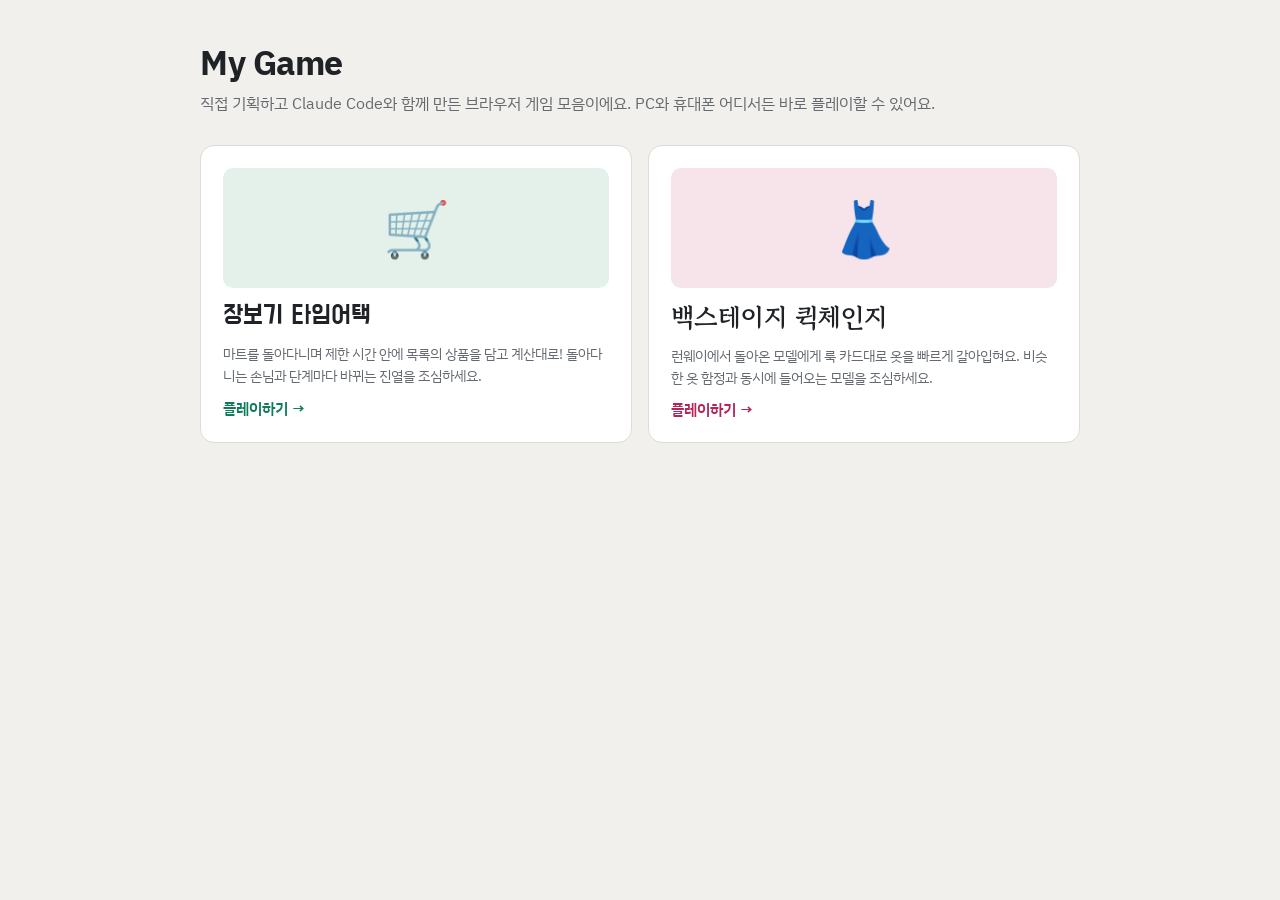
<file: index.html>
<!doctype html>
<html lang="ko">
<head>
<meta charset="utf-8">
<meta name="viewport" content="width=device-width, initial-scale=1, viewport-fit=cover">
<title>My Game 아케이드</title>
<link rel="preconnect" href="https://fonts.googleapis.com">
<link rel="preconnect" href="https://fonts.gstatic.com" crossorigin>
<link rel="stylesheet" href="https://fonts.googleapis.com/css2?family=Do+Hyeon&family=Gowun+Batang:wght@700&family=IBM+Plex+Sans+KR:wght@400;600&display=swap">
<style>
:root {
  --bg: #f1f0ec; --surface: #ffffff; --ink: #1f2226; --muted: #646a70; --line: #dcdcd6;
  --shop: #0f7a5c; --shop-soft: #e3f1ea; --stage: #b3245a; --stage-soft: #f7e3ea;
  --font-body: "IBM Plex Sans KR", "Apple SD Gothic Neo", "Malgun Gothic", system-ui, sans-serif;
}
@media (prefers-color-scheme: dark) {
  :root { --bg: #141518; --surface: #1e2024; --ink: #eceef0; --muted: #9aa0a6; --line: #30333a;
    --shop: #3cc39a; --shop-soft: #17302a; --stage: #ff6fa3; --stage-soft: #34202a; color-scheme: dark; }
}
* { box-sizing: border-box; }
html { color-scheme: light; }
body { margin: 0; background: var(--bg); color: var(--ink); font-family: var(--font-body);
  padding: 40px max(16px, env(safe-area-inset-right, 0px)) 40px max(16px, env(safe-area-inset-left, 0px)); }
.wrap { max-width: 880px; margin: 0 auto; display: grid; gap: 28px; }
h1 { margin: 0; font-size: 34px; letter-spacing: -0.5px; }
.lead { margin: 6px 0 0; color: var(--muted); line-height: 1.6; }
.games { display: grid; grid-template-columns: repeat(auto-fit, minmax(260px, 1fr)); gap: 16px; }
.game { display: grid; gap: 10px; padding: 22px; border-radius: 14px; background: var(--surface); border: 1px solid var(--line);
  color: inherit; text-decoration: none; transition: transform .12s, border-color .12s; }
.game:hover, .game:focus-visible { transform: translateY(-2px); outline: none; }
.game .art { height: 120px; border-radius: 10px; display: grid; place-items: center; font-size: 54px; }
.game h2 { margin: 0; font-size: 26px; }
.game p { margin: 0; color: var(--muted); line-height: 1.6; font-size: 14px; }
.game .play { font-weight: 600; font-size: 15px; }
.shop .art { background: var(--shop-soft); } .shop h2 { font-family: "Do Hyeon", var(--font-body); font-weight: 400; } .shop .play { color: var(--shop); } .shop:hover, .shop:focus-visible { border-color: var(--shop); }
.stage .art { background: var(--stage-soft); } .stage h2 { font-family: "Gowun Batang", serif; } .stage .play { color: var(--stage); } .stage:hover, .stage:focus-visible { border-color: var(--stage); }
@media (prefers-reduced-motion: reduce) { .game { transition: none; } }
</style>
</head>
<body>
<main class="wrap">
  <header>
    <h1>My Game</h1>
    <p class="lead">직접 기획하고 Claude Code와 함께 만든 브라우저 게임 모음이에요. PC와 휴대폰 어디서든 바로 플레이할 수 있어요.</p>
  </header>
  <section class="games">
    <a class="game shop" href="shopping/">
      <div class="art" aria-hidden="true">🛒</div>
      <h2>장보기 타임어택</h2>
      <p>마트를 돌아다니며 제한 시간 안에 목록의 상품을 담고 계산대로! 돌아다니는 손님과 단계마다 바뀌는 진열을 조심하세요.</p>
      <span class="play">플레이하기 →</span>
    </a>
    <a class="game stage" href="backstage/">
      <div class="art" aria-hidden="true">👗</div>
      <h2>백스테이지 퀵체인지</h2>
      <p>런웨이에서 돌아온 모델에게 룩 카드대로 옷을 빠르게 갈아입혀요. 비슷한 옷 함정과 동시에 들어오는 모델을 조심하세요.</p>
      <span class="play">플레이하기 →</span>
    </a>
  </section>
</main>
</body>
</html>
</file>
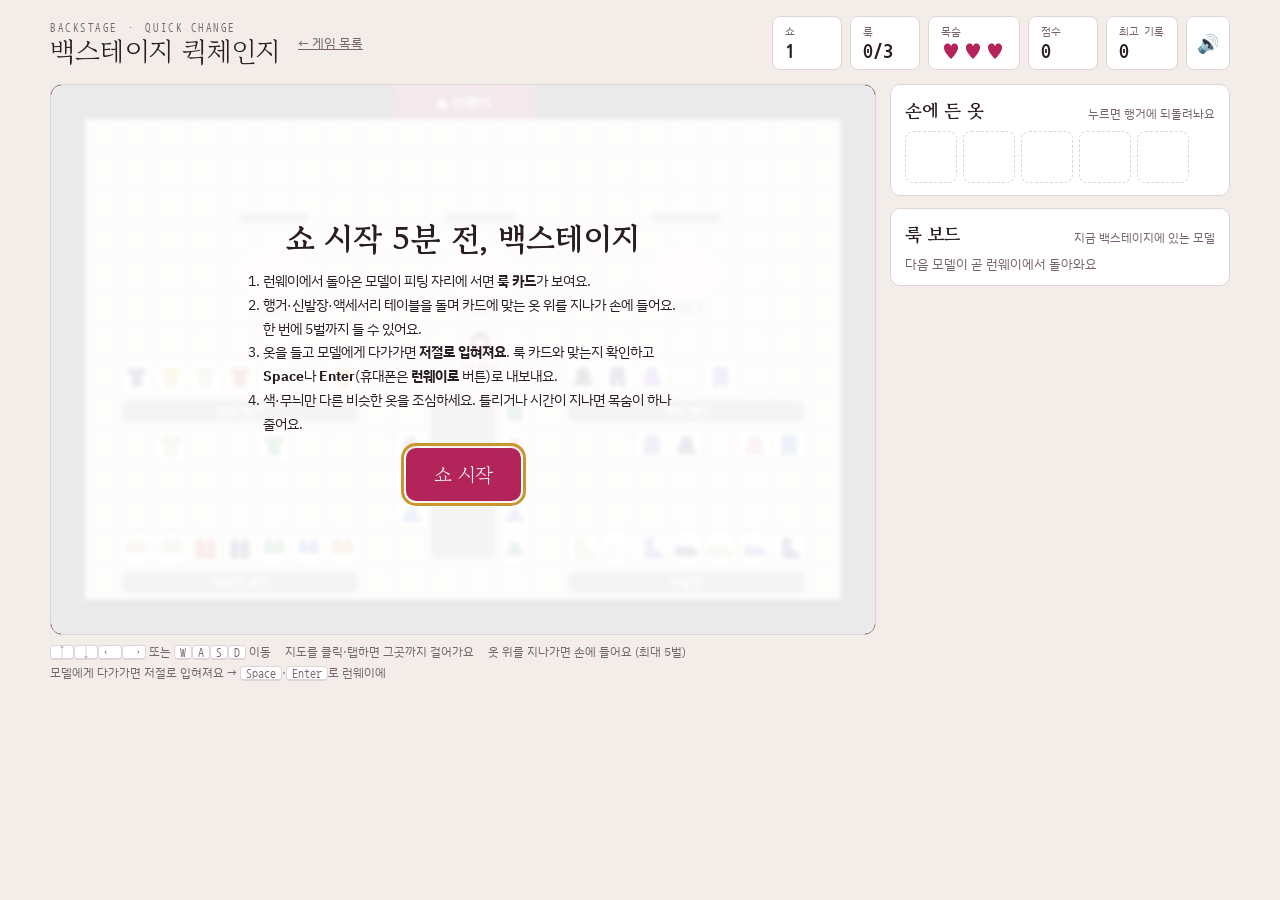
<file: backstage/index.html>
<!doctype html>
<html lang="ko">
<head>
<meta charset="utf-8">
<meta name="viewport" content="width=device-width, initial-scale=1, viewport-fit=cover">
<title>백스테이지 퀵체인지</title>
<link rel="preconnect" href="https://fonts.googleapis.com">
<link rel="preconnect" href="https://fonts.gstatic.com" crossorigin>
<link rel="stylesheet" href="https://fonts.googleapis.com/css2?family=Gowun+Batang:wght@700&family=IBM+Plex+Sans+KR:wght@400;600;700&family=Nanum+Gothic+Coding:wght@400;700&display=swap">
<style>
/* Layout: 위에서 내려다본 백스테이지(왼쪽 캔버스) + 피팅 패널·손에 든 옷·룩 보드(오른쪽). 폰에서는 피팅 패널이 지도 위에 뜸 */
:root {
  --bg: #f2ede8;
  --surface: #ffffff;
  --ink: #2a1c24;
  --muted: #76636d;
  --line: #e0d4d8;
  --accent: #b3245a;
  --accent-ink: #ffffff;
  --gold: #c9962e;
  --danger: #d23f2a;
  --ok: #23885a;
  --floor: #ebe3dc;
  --floor-line: #e1d7cf;
  --wall: #3a2a33;
  --curtain: #8e1f3c;
  --rack: #9a8f95;
  --rug: #f7d9e3;
  --card: #fffaf3;
  --font-display: "Gowun Batang", "Nanum Myeongjo", serif;
  --font-body: "IBM Plex Sans KR", "Apple SD Gothic Neo", "Malgun Gothic", system-ui, sans-serif;
  --font-mono: "Nanum Gothic Coding", ui-monospace, "SFMono-Regular", Menlo, monospace;
}
@media (prefers-color-scheme: dark) {
  :root:not([data-theme="light"]) {
    --bg: #17121a; --surface: #221a25; --ink: #f1e8ee; --muted: #a8949f; --line: #3a2d3c;
    --accent: #ff6fa3; --accent-ink: #2a0614; --gold: #e2b450; --danger: #ff6b55; --ok: #4fcf8e;
    --floor: #2a2230; --floor-line: #322838; --wall: #0c080d; --curtain: #a72a4c; --rack: #6f6470;
    --rug: #4a2a3a; --card: #2a2030; color-scheme: dark;
  }
}
:root[data-theme="dark"] {
  --bg: #17121a; --surface: #221a25; --ink: #f1e8ee; --muted: #a8949f; --line: #3a2d3c;
  --accent: #ff6fa3; --accent-ink: #2a0614; --gold: #e2b450; --danger: #ff6b55; --ok: #4fcf8e;
  --floor: #2a2230; --floor-line: #322838; --wall: #0c080d; --curtain: #a72a4c; --rack: #6f6470;
  --rug: #4a2a3a; --card: #2a2030; color-scheme: dark;
}
* { box-sizing: border-box; }
html { color-scheme: light; }
body { margin: 0; }
[hidden] { display: none !important; }
body {
  background: var(--bg); color: var(--ink); font-family: var(--font-body); font-size: 15px;
  padding-left: max(16px, env(safe-area-inset-left, 0px));
  padding-right: max(16px, env(safe-area-inset-right, 0px));
  padding-block: 16px 24px;
}
button { font: inherit; color: inherit; cursor: pointer; }
button:focus-visible, canvas:focus-visible { outline: 3px solid var(--gold); outline-offset: 2px; }
.wrap { max-width: 1180px; margin: 0 auto; display: grid; gap: 14px; }

.top { display: flex; flex-wrap: wrap; align-items: center; gap: 10px 18px; }
.brand { font-family: var(--font-display); font-size: 28px; line-height: 1; display: flex; align-items: center; gap: 10px; }
.brand small { font-family: var(--font-mono); font-size: 11px; color: var(--muted); letter-spacing: .14em; display: block; margin-bottom: 4px; }
.stats { display: flex; gap: 8px; margin-left: auto; flex-wrap: wrap; }
.stat { background: var(--surface); border: 1px solid var(--line); border-radius: 8px; padding: 6px 12px; display: grid; min-width: 70px; }
.stat b { font-family: var(--font-mono); font-size: 20px; font-variant-numeric: tabular-nums; line-height: 1.2; }
.stat span { font-size: 11px; color: var(--muted); letter-spacing: 0.06em; }
.stat .hearts { color: var(--accent); letter-spacing: 2px; }
.iconbtn { background: var(--surface); border: 1px solid var(--line); border-radius: 8px; width: 44px; font-size: 18px; }
.home { font-size: 13px; color: var(--muted); }

.main { display: grid; grid-template-columns: minmax(0, 1fr) 340px; gap: 14px; align-items: start; }
@media (max-width: 900px) { .main { grid-template-columns: minmax(0, 1fr); } }

.store { position: relative; border-radius: 12px; overflow: hidden; border: 1px solid var(--line); background: var(--wall); }
#map { display: block; width: 100%; height: auto; touch-action: none; cursor: pointer; }
.controls { display: flex; flex-wrap: wrap; gap: 4px 14px; font-size: 12px; color: var(--muted); }
.controls kbd { font-family: var(--font-mono); background: var(--surface); border: 1px solid var(--line); border-bottom-width: 2px; border-radius: 4px; padding: 0 5px; }

.side { display: grid; gap: 12px; min-width: 0; }
.box { background: var(--surface); border: 1px solid var(--line); border-radius: 10px; padding: 12px 14px; display: grid; gap: 8px; }
.box h2 { margin: 0; font-family: var(--font-display); font-size: 18px; display: flex; justify-content: space-between; align-items: baseline; gap: 8px; }
.box h2 span { font-family: var(--font-body); font-size: 12px; color: var(--muted); font-weight: 400; }
.hint { font-size: 12px; color: var(--muted); }

/* 손에 든 옷 */
.hands { display: flex; flex-wrap: wrap; gap: 6px; min-height: 52px; }
.hand-item { width: 52px; height: 52px; border: 1px solid var(--line); border-radius: 8px; background: var(--card); display: grid; place-items: center; padding: 4px; touch-action: none; position: relative; }
.hand-item:hover { border-color: var(--accent); }
.hand-item.empty { border-style: dashed; background: transparent; cursor: default; }
.hand-item svg { width: 40px; height: 40px; pointer-events: none; }
.ghost { position: fixed; z-index: 50; width: 60px; height: 60px; pointer-events: none; transform: translate(-50%, -50%) scale(1.1); filter: drop-shadow(0 6px 10px rgba(0,0,0,.3)); }

/* 피팅 패널 */
.fitting { border-color: var(--accent); }
.fitting.floating { position: absolute; left: 6px; right: 6px; bottom: 6px; z-index: 4; box-shadow: 0 10px 30px rgba(0,0,0,.35); max-height: 74%; overflow: auto; padding: 8px 10px; gap: 6px; }
.floating .hint { display: none; }
.floating .hand-item { width: 44px; height: 44px; }
.floating .hand-item svg { width: 34px; height: 34px; }
.floating .fit-head b { font-size: 16px; }
.floating .send { font-size: 15px; padding: 7px; }
@media (max-width: 520px) {
  .stats { margin-left: 0; gap: 6px; }
  .stat { min-width: 0; padding: 4px 9px; }
  .stat b { font-size: 16px; }
  .brand { font-size: 24px; }
}
.fit-grid { display: grid; grid-template-columns: 150px minmax(0, 1fr); gap: 12px; align-items: start; }
.floating .fit-grid { grid-template-columns: 84px minmax(0, 1fr); gap: 8px; }
.mannequin { position: relative; width: 100%; aspect-ratio: 3 / 4; background: var(--rug); border-radius: 10px; }
.mannequin.over { outline: 3px dashed var(--accent); outline-offset: -3px; }
.mannequin > svg.body { position: absolute; inset: 0; width: 100%; height: 100%; }
.slot { position: absolute; transform: translateX(-50%); display: grid; place-items: center; aspect-ratio: 1; border-radius: 8px; background: none; border: 0; padding: 0; }
.slot svg { width: 100%; height: 100%; }
.slot.empty { border: 2px dashed color-mix(in srgb, var(--muted) 60%, transparent); }
.slot.empty span { font-size: 10px; color: var(--muted); }
.floating .slot.empty span { font-size: 8px; }
.s-hat { top: 0; left: 50%; width: 32%; z-index: 3; }
.s-outer { top: 20%; left: 50%; width: 70%; z-index: 1; }
.s-top { top: 23%; left: 50%; width: 48%; z-index: 2; }
.s-bottom { top: 52%; left: 50%; width: 48%; z-index: 2; }
.s-shoes { top: 82%; left: 50%; width: 26%; z-index: 2; }
.s-acc-bag { top: 44%; left: 86%; width: 28%; z-index: 4; }
.fit-head { display: flex; justify-content: space-between; align-items: baseline; gap: 8px; }
.fit-head b { font-family: var(--font-display); font-size: 20px; }
.ftime { font-family: var(--font-mono); font-size: 18px; font-variant-numeric: tabular-nums; color: var(--accent); }
.ftime.low { color: var(--danger); }
.acts { display: grid; gap: 6px; }
.acts kbd { font-family: var(--font-mono); font-size: 11px; border: 1px solid currentColor; border-radius: 4px; padding: 0 4px; opacity: .8; margin-left: 4px; }
.wearall { width: 100%; border: 1px solid var(--accent); border-radius: 8px; background: transparent; color: var(--accent); font-family: var(--font-display); font-size: 17px; padding: 8px; }
.wearall:disabled { opacity: .4; cursor: default; }
.floating .wearall { font-size: 15px; padding: 6px; }
@media (hover: none) { .acts kbd { display: none; } }
.send { width: 100%; border: 0; border-radius: 8px; background: var(--accent); color: var(--accent-ink); font-family: var(--font-display); font-size: 18px; padding: 10px; }

/* 룩 카드 */
.look { list-style: none; margin: 0; padding: 8px 10px; background: var(--card); border: 1px solid var(--line); border-radius: 6px; display: grid; gap: 4px; font-family: var(--font-mono); font-size: 13px; }
.look li { display: grid; grid-template-columns: 24px 1fr 16px; gap: 6px; align-items: center; }
.look li svg { width: 24px; height: 24px; }
.look li.ok { color: var(--ok); }
.look li .mark { font-weight: 700; }
.look.hidden { place-items: center; text-align: center; color: var(--muted); font-family: var(--font-body); }
.peek { border: 1px solid var(--accent); background: transparent; color: var(--accent); border-radius: 6px; padding: 4px 10px; font-size: 13px; }
.floating .look { font-size: 12px; padding: 6px 8px; }

/* 룩 보드 */
.board { display: grid; gap: 8px; }
.mcard { display: grid; grid-template-columns: 1fr auto; gap: 4px 8px; align-items: center; padding: 8px 10px; border: 1px solid var(--line); border-radius: 8px; background: var(--card); }
.mcard .who { font-weight: 700; }
.mcard .who small { color: var(--muted); font-weight: 400; margin-left: 4px; }
.mcard .mt { font-family: var(--font-mono); font-variant-numeric: tabular-nums; }
.mcard .mt.low { color: var(--danger); font-weight: 700; }
.mcard .icons { grid-column: 1 / -1; display: flex; gap: 4px; flex-wrap: wrap; }
.mcard .icons svg { width: 26px; height: 26px; }
.mcard .icons .q { width: 26px; height: 26px; border-radius: 4px; background: var(--line); display: grid; place-items: center; color: var(--muted); font-size: 13px; }
.mcard.walking { opacity: .7; }
.empty-note { font-size: 13px; color: var(--muted); }
.msg { min-height: 20px; font-size: 13px; font-weight: 600; color: var(--danger); }
.msg.good { color: var(--ok); }

.overlay { position: absolute; inset: 0; background: color-mix(in srgb, var(--surface) 90%, transparent); display: grid; place-items: center; padding: 20px; z-index: 10; backdrop-filter: blur(2px); overflow: auto; }
.card { max-width: 440px; width: 100%; text-align: center; display: grid; gap: 12px; justify-items: center; }
.card h1 { font-family: var(--font-display); font-size: 32px; margin: 0; line-height: 1.2; text-wrap: balance; }
.card p { margin: 0; color: var(--muted); line-height: 1.6; }
.card .big { font-family: var(--font-mono); font-size: 46px; font-weight: 700; color: var(--accent); line-height: 1; }
.card .rows { width: 100%; font-family: var(--font-mono); font-size: 14px; display: grid; gap: 4px; text-align: left; border-block: 1px dashed var(--muted); padding: 8px 0; }
.card .rows div { display: flex; justify-content: space-between; gap: 10px; font-variant-numeric: tabular-nums; }
.primary { border: 0; border-radius: 10px; background: var(--accent); color: var(--accent-ink); font-family: var(--font-display); font-size: 20px; padding: 12px 28px; }
.rules { text-align: left; font-size: 14px; line-height: 1.7; color: var(--ink); margin: 0; padding-left: 20px; }
.shake { animation: shake .35s; }
@keyframes shake { 20%,60% { transform: translateX(-6px); } 40%,80% { transform: translateX(6px); } }
@media (prefers-reduced-motion: reduce) { *, *::before, *::after { animation: none !important; transition: none !important; } }
</style>
</head>
<body>

<div class="wrap">
  <header class="top">
    <div class="brand"><div><small>BACKSTAGE · QUICK CHANGE</small>백스테이지 퀵체인지</div></div>
    <a class="home" href="../">← 게임 목록</a>
    <div class="stats">
      <div class="stat"><span>쇼</span><b id="lvl">1</b></div>
      <div class="stat"><span>룩</span><b id="looks">0/0</b></div>
      <div class="stat"><span>목숨</span><b class="hearts" id="lives">♥♥♥</b></div>
      <div class="stat"><span>점수</span><b id="score">0</b></div>
      <div class="stat"><span>최고 기록</span><b id="best">0</b></div>
      <button class="iconbtn" id="sound" aria-label="소리 켜기/끄기" title="소리">🔊</button>
    </div>
  </header>

  <div class="main">
    <div style="display:grid; gap:8px; min-width:0">
      <section class="store" id="store">
        <canvas id="map" tabindex="0" aria-label="백스테이지 지도. 방향키나 WASD로 움직이고, 가고 싶은 곳을 누르면 그곳까지 걸어가요."></canvas>
        <div class="overlay" id="overlay"></div>
      </section>
      <div class="controls">
        <span><kbd>↑</kbd><kbd>↓</kbd><kbd>←</kbd><kbd>→</kbd> 또는 <kbd>W</kbd><kbd>A</kbd><kbd>S</kbd><kbd>D</kbd> 이동</span>
        <span>지도를 클릭·탭하면 그곳까지 걸어가요</span>
        <span>옷 위를 지나가면 손에 들어요 (최대 5벌)</span>
        <span>모델에게 다가가면 저절로 입혀져요 → <kbd>Space</kbd>·<kbd>Enter</kbd>로 런웨이에</span>
      </div>
    </div>

    <aside class="side" id="side">
      <div class="box fitting" id="fitting"></div>
      <div class="box" id="handsBox">
        <h2>손에 든 옷 <span id="handsHint">누르면 행거에 되돌려놔요</span></h2>
        <div class="hands" id="hands"></div>
      </div>
      <div class="box">
        <h2>룩 보드 <span>지금 백스테이지에 있는 모델</span></h2>
        <div class="board" id="board"></div>
      </div>
      <div class="msg" id="msg" role="status"></div>
    </aside>
  </div>
</div>

<script>
/* ---------- 옷 데이터 ---------- */
const SHAPES = {
  shirt:   { cat: "top",    name: "셔츠",   d: "M8.5 3 3 6l2 4.5 2.5-1.2V21h9V9.3l2.5 1.2L21 6l-5.5-3c-.6 1.6-1.9 2.6-3.5 2.6S9.1 4.6 8.5 3z" },
  pants:   { cat: "bottom", name: "바지",   d: "M6 3h12l1 18h-5.2L12 10.5 10.2 21H5L6 3z" },
  skirt:   { cat: "bottom", name: "스커트", d: "M8 4h8l4.5 16h-17L8 4z" },
  coat:    { cat: "outer",  name: "코트",   d: "M8 2.5 3.5 5.5 3 21.5h8V8.5L8 2.5zM16 2.5l4.5 3 .5 16h-8V8.5l3-6z" },
  jacket:  { cat: "outer",  name: "재킷",   d: "M8 3 3.5 6 3 16h8V9L8 3zM16 3l4.5 3 .5 10h-8V9l3-6z" },
  sneaker: { cat: "shoes",  name: "운동화", d: "M2 14.5C2 12 3.5 9.5 5.5 9.5c1.2 0 2 2 5 2 1.8 0 2.8-1 4-1 3 0 7.5 3 7.5 6v2.5H2v-4.5z" },
  boots:   { cat: "shoes",  name: "부츠",   d: "M7 2.5h6.5V13l5.5 2.5c1.5.7 2.5 1.8 2.5 3.5v2.5H6V2.5z" },
  hat:     { cat: "acc",    name: "모자",   d: "M3 16.5c0-1.4 2.2-2.4 5-2.7V9.5C8 7.3 9.8 6 12 6s4 1.3 4 3.5v4.3c2.8.3 5 1.3 5 2.7 0 1.6-4 2.5-9 2.5s-9-.9-9-2.5z" },
  bag:     { cat: "acc",    name: "가방",   d: "M4.5 9h15L18 21H6L4.5 9zM8.8 9V7a3.2 3.2 0 0 1 6.4 0v2h-1.6V7a1.6 1.6 0 0 0-3.2 0v2H8.8z" },
};
const CATS = { top: "상의", bottom: "하의", outer: "아우터", shoes: "신발", acc: "액세서리" };
const CAT_ORDER = ["acc", "outer", "top", "bottom", "shoes"];
const COLORS = {
  red: ["빨강", "#d94141"], orange: ["주황", "#ef8a2c"], yellow: ["노랑", "#f2c230"], green: ["초록", "#3f9a5a"],
  blue: ["파랑", "#3a6fd8"], navy: ["남색", "#25366a"], purple: ["보라", "#8a5cc8"], pink: ["분홍", "#ec8db8"],
  black: ["검정", "#26262b"], white: ["흰색", "#f6f5f0"], beige: ["베이지", "#d8c3a0"],
};
// 헷갈리기 쉬운 색끼리 묶어 함정 옷을 만듦
const NEAR = { red: ["pink", "orange"], orange: ["red", "yellow"], yellow: ["orange", "beige"], green: ["navy", "blue"], blue: ["navy", "purple"], navy: ["blue", "black"], purple: ["navy", "pink"], pink: ["red", "purple"], black: ["navy"], white: ["beige"], beige: ["white", "yellow"] };
const PATTERNS = { solid: "", stripe: "줄무늬", dot: "물방울", check: "체크" };
const shapesOf = cat => Object.keys(SHAPES).filter(s => SHAPES[s].cat === cat);
const itemName = it => `${COLORS[it.color][0]} ${PATTERNS[it.pattern] ? PATTERNS[it.pattern] + " " : ""}${SHAPES[it.shape].name}`;
const same = (a, b) => a && b && a.shape === b.shape && a.color === b.color && a.pattern === b.pattern;
const MODEL_NAMES = ["지수", "민호", "하린", "도윤", "서아", "유진", "태오", "나래", "시우", "예린", "준", "다온"];

/* ---------- 유틸 ---------- */
const $ = id => document.getElementById(id);
const pick = a => a[Math.floor(Math.random() * a.length)];
const shuffle = arr => { const a = arr.slice(); for (let i = a.length - 1; i > 0; i--) { const j = Math.floor(Math.random() * (i + 1)); [a[i], a[j]] = [a[j], a[i]]; } return a; };
const key = (x, y) => x + "," + y;
let uidSeq = 1;
const lum = hex => { const n = parseInt(hex.slice(1), 16); return (0.299 * (n >> 16) + 0.587 * (n >> 8 & 255) + 0.114 * (n & 255)) / 255; };

let best = 0, muted = false;
try { best = Number(localStorage.getItem("backstage-best")) || 0; muted = localStorage.getItem("backstage-muted") === "1"; } catch (e) {}
let actx = null;
function beep(freq, dur = 0.08, type = "sine", vol = 0.08) {
  if (muted) return;
  try {
    actx = actx || new (window.AudioContext || window.webkitAudioContext)();
    const o = actx.createOscillator(), g = actx.createGain();
    o.type = type; o.frequency.value = freq; g.gain.value = vol;
    g.gain.exponentialRampToValueAtTime(0.0001, actx.currentTime + dur);
    o.connect(g).connect(actx.destination); o.start(); o.stop(actx.currentTime + dur);
  } catch (e) {}
}

/* ---------- 옷 그림 (SVG · 캔버스 공용) ---------- */
function patternMarks(pattern) {
  if (pattern === "stripe") return [0, 4, 8, 12, 16, 20].map(y => `<rect x="0" y="${y + 1.2}" width="24" height="1.6"/>`).join("");
  if (pattern === "dot") { let s = ""; for (let y = 2; y < 24; y += 4.5) for (let x = (y / 4.5 % 2 ? 4 : 1.8); x < 24; x += 4.5) s += `<circle cx="${x}" cy="${y}" r="1"/>`; return s; }
  if (pattern === "check") { let s = ""; for (let v = 2; v < 24; v += 5) s += `<rect x="${v}" y="0" width="1.2" height="24"/><rect x="0" y="${v}" width="24" height="1.2"/>`; return s; }
  return "";
}
let clipSeq = 0;
function itemSVG(it) {
  const id = "c" + (clipSeq++), [, hex] = COLORS[it.color], mark = lum(hex) > 0.6 ? "rgba(40,30,40,.55)" : "rgba(255,255,255,.75)";
  const d = SHAPES[it.shape].d;
  return `<svg viewBox="0 0 24 24" aria-hidden="true"><defs><clipPath id="${id}"><path d="${d}"/></clipPath></defs>
    <path d="${d}" fill="${hex}"/><g clip-path="url(#${id})" fill="${mark}">${patternMarks(it.pattern)}</g>
    <path d="${d}" fill="none" stroke="rgba(30,20,30,.55)" stroke-width="0.9" stroke-linejoin="round"/></svg>`;
}
const PATHS = {};
Object.entries(SHAPES).forEach(([k, s]) => PATHS[k] = new Path2D(s.d));
function drawItem(ctx, it, cx, cy, size) {
  const [, hex] = COLORS[it.color], mark = lum(hex) > 0.6 ? "rgba(40,30,40,.55)" : "rgba(255,255,255,.75)";
  const p = PATHS[it.shape];
  ctx.save(); ctx.translate(cx - size / 2, cy - size / 2); ctx.scale(size / 24, size / 24);
  ctx.fillStyle = hex; ctx.fill(p);
  ctx.save(); ctx.clip(p); ctx.fillStyle = mark;
  if (it.pattern === "stripe") for (let y = 0; y < 24; y += 4) ctx.fillRect(0, y + 1.2, 24, 1.6);
  if (it.pattern === "dot") for (let y = 2; y < 24; y += 4.5) for (let x = (y / 4.5 % 2 ? 4 : 1.8); x < 24; x += 4.5) { ctx.beginPath(); ctx.arc(x, y, 1, 0, 7); ctx.fill(); }
  if (it.pattern === "check") for (let v = 2; v < 24; v += 5) { ctx.fillRect(v, 0, 1.2, 24); ctx.fillRect(0, v, 24, 1.2); }
  ctx.restore();
  ctx.strokeStyle = "rgba(30,20,30,.6)"; ctx.lineWidth = 1; ctx.stroke(p);
  ctx.restore();
}

/* ---------- 백스테이지 지도 ---------- */
const T = 32, W = 24, H = 16, R = 10, SPEED = 170, MODEL_SPEED = 95;
const FLOOR = 0, WALL = 1, RACK = 2;
const CURTAIN = { x0: 10, x1: 13 };
const STATIONS = [{ x: 6, y: 5 }, { x: 12, y: 5 }, { x: 18, y: 5 }];
const START = { x: 12.5 * T, y: 7.5 * T };
const RACKS = [
  // 옷 칸은 모두 통로 바로 옆이라, 다른 옷을 밟지 않고도 원하는 옷까지 갈 수 있음
  { cat: "top",    bars: [[2, 9, 8, 9]],   slots: [2, 3, 4, 5, 6, 7, 8].flatMap(x => [[x, 8], [x, 10]]) },
  { cat: "bottom", bars: [[15, 9, 21, 9]], slots: [15, 16, 17, 18, 19, 20, 21].flatMap(x => [[x, 8], [x, 10]]) },
  { cat: "outer",  bars: [[2, 14, 8, 14]], slots: [2, 3, 4, 5, 6, 7, 8].map(x => [x, 13]) },
  { cat: "shoes",  bars: [[15, 14, 21, 14]], slots: [15, 16, 17, 18, 19, 20, 21].map(x => [x, 13]) },
  { cat: "acc",    bars: [[11, 9, 12, 13]], slots: [9, 10, 11, 12, 13].flatMap(y => [[10, y], [13, y]]) },
];
const grid = [];
for (let y = 0; y < H; y++) { grid.push([]); for (let x = 0; x < W; x++) grid[y].push(x === 0 || y === 0 || x === W - 1 || y === H - 1 ? WALL : FLOOR); }
RACKS.forEach(r => r.bars.forEach(([x0, y0, x1, y1]) => { for (let y = y0; y <= y1; y++) for (let x = x0; x <= x1; x++) grid[y][x] = RACK; }));
const solid = (tx, ty) => tx < 0 || ty < 0 || tx >= W || ty >= H || grid[ty][tx] !== FLOOR;

/* ---------- 게임 상태 ---------- */
const S = {
  level: 1, score: 0, lives: 3, running: false, t: 0, last: 0,
  slots: new Map(),   // "x,y" -> 옷
  hands: [],
  models: [], queue: [], nextSpawnAt: 0, done: 0, total: 0, ok: 0,
  p: { x: START.x, y: START.y, dir: { x: 0, y: 1 }, path: [], tile: "" },
  target: null, fitId: null,
};
const keys = new Set();

function levelRules(L) {
  const parts = L === 1 ? ["top", "bottom", "shoes"] : L === 2 ? ["top", "bottom", "shoes", "acc"] : ["top", "bottom", "outer", "shoes", "acc"];
  return {
    parts,
    looks: Math.min(2 + L, 6),
    maxConc: L === 1 ? 1 : L === 2 ? 2 : 3,
    gap: L === 1 ? 0 : L === 2 ? 10 : Math.max(5, 9 - L * 0.6),
    time: Math.max(24, Math.round(16 + parts.length * 5 - (L - 1) * 1.5 + (L === 1 ? 0 : L === 2 ? 6 : 12))),
    cardAlways: L <= 2,
    patterns: L >= 2,
  };
}

function randItem(cat, patterns) {
  return { uid: uidSeq++, cat, shape: pick(shapesOf(cat)), color: pick(Object.keys(COLORS)), pattern: patterns && Math.random() < 0.5 ? pick(["stripe", "dot", "check"]) : "solid" };
}
function decoyOf(it, patterns) {
  const d = { ...it, uid: uidSeq++ };
  const opts = ["color", "color"];
  if (patterns) opts.push("pattern");
  if (shapesOf(it.cat).length > 1) opts.push("shape");
  const what = pick(opts);
  if (what === "color") d.color = pick(NEAR[it.color]);
  else if (what === "pattern") d.pattern = pick(Object.keys(PATTERNS).filter(p => p !== it.pattern));
  else d.shape = pick(shapesOf(it.cat).filter(s => s !== it.shape));
  return d;
}

function setupShow() {
  const rules = levelRules(S.level);
  S.rules = rules;
  const names = shuffle(MODEL_NAMES);
  const looks = Array.from({ length: rules.looks }, (_, i) => {
    const look = {};
    rules.parts.forEach(c => look[c] = randItem(c, rules.patterns));
    return { name: names[i], look };
  });
  S.queue = looks; S.total = looks.length; S.done = 0; S.ok = 0;
  S.slots = new Map();
  RACKS.forEach(r => {
    const needed = looks.map(l => l.look[r.cat]).filter(Boolean).map(it => ({ ...it, uid: uidSeq++ }));
    const items = needed.slice();
    const cap = Math.min(r.slots.length, Math.max(needed.length + 3, 8));
    while (items.length < cap) items.push(needed.length ? decoyOf(pick(needed), rules.patterns) : randItem(r.cat, rules.patterns));
    shuffle(r.slots).slice(0, items.length).forEach(([x, y], i) => { const it = items[i]; it.home = key(x, y); S.slots.set(key(x, y), it); });
  });
}

function startShow() {
  setupShow();
  S.models = []; S.hands = []; S.fitId = null; S.target = null;
  Object.assign(S.p, { x: START.x, y: START.y, dir: { x: 0, y: 1 }, path: [], tile: "" });
  S.nextSpawnAt = S.t + 0.5;
  S.running = true;
  $("overlay").hidden = true; keys.clear();
  say("");
  renderSide();
  $("map").focus({ preventScroll: true });
}

/* ---------- 모델 ---------- */
function freeStation() {
  const used = new Set(S.models.filter(m => m.state !== "out").map(m => m.station));
  const free = STATIONS.map((_, i) => i).filter(i => !used.has(i));
  return free.length ? pick(free) : -1;
}
function spawnModel() {
  const st = freeStation(); if (st < 0) return false;
  const q = S.queue.shift(), s = STATIONS[st];
  const cx = (CURTAIN.x0 + CURTAIN.x1 + 1) / 2 * T;
  S.models.push({
    id: uidSeq++, name: q.name, look: q.look, worn: {}, station: st, state: "in",
    x: cx, y: 0.6 * T, way: [{ x: cx, y: 2.5 * T }, { x: (s.x + .5) * T, y: 2.5 * T }, { x: (s.x + .5) * T, y: (s.y + .5) * T }],
    timeLeft: S.rules.time, timeTotal: S.rules.time, cardUntil: 0,
  });
  beep(520, 0.06, "triangle", 0.05);
  renderSide();
  return true;
}
const cardVisible = m => S.rules.cardAlways || S.t < m.cardUntil;

function updateModels(dt) {
  for (const m of S.models) {
    if (m.way.length) {
      const w = m.way[0], vx = w.x - m.x, vy = w.y - m.y, d = Math.hypot(vx, vy);
      if (d < 1.5) {
        m.x = w.x; m.y = w.y; m.way.shift();
        if (!m.way.length && m.state === "in") { m.state = "fit"; m.cardUntil = S.t + 5; say(`${m.name} 모델이 피팅 ${m.station + 1}번에 도착했어요`, true); renderSide(); }
      } else { const st = Math.min(d, MODEL_SPEED * dt); m.x += vx / d * st; m.y += vy / d * st; }
    }
    if (m.state === "fit") {
      const wasVisible = cardVisible(m);
      m.timeLeft -= dt;
      if (wasVisible !== cardVisible(m)) renderSide();
      if (m.timeLeft <= 0) { m.timeLeft = 0; finishModel(m, true); }
    }
  }
  S.models = S.models.filter(m => !(m.state === "out" && !m.way.length));
  const active = S.models.filter(m => m.state !== "out").length;
  if (S.queue.length && active < S.rules.maxConc && S.t >= S.nextSpawnAt) {
    if (spawnModel()) S.nextSpawnAt = S.t + S.rules.gap;
  }
  if (!S.queue.length && !S.models.length && S.running) showClear();
}

function check(m) {
  const wrong = [];
  for (const c of CAT_ORDER) {
    const need = m.look[c], worn = m.worn[c];
    if (need && !worn) wrong.push(`${CATS[c]}을(를) 안 입었어요`);
    else if (need && !same(need, worn)) wrong.push(`${itemName(worn)} 말고 ${itemName(need)}`);
    else if (!need && worn) wrong.push(`${itemName(worn)}은(는) 필요 없어요`);
  }
  return wrong;
}

function finishModel(m, timeout) {
  if (m.state !== "fit") return;
  const wrong = check(m);
  S.done++;
  if (!wrong.length) {
    const gained = 100 + Math.round(m.timeLeft * 5) * S.level;
    S.score += gained; S.ok++;
    say(`${m.name} 런웨이 완벽! +${gained}`, true);
    [660, 880, 1180].forEach((f, i) => setTimeout(() => beep(f, 0.09), i * 80));
  } else {
    S.lives--;
    Object.values(m.worn).forEach(returnToRack);
    say(`${timeout ? "시간 초과! " : ""}${m.name}: ${wrong[0]} · 목숨 −1`);
    beep(200, 0.2, "sawtooth", 0.05);
    const el = $("lives"); el.classList.remove("shake"); void el.offsetWidth; el.classList.add("shake");
  }
  m.worn = wrong.length ? {} : m.worn;
  m.state = "out";
  const cx = (CURTAIN.x0 + CURTAIN.x1 + 1) / 2 * T;
  m.way = [{ x: m.x, y: 2.5 * T }, { x: cx, y: 2.5 * T }, { x: cx, y: -0.5 * T }];
  if (S.fitId === m.id) S.fitId = null;
  if (S.score > best) { best = S.score; try { localStorage.setItem("backstage-best", best); } catch (e) {} }
  renderSide();
  if (S.lives <= 0) gameOver();
}

/* ---------- 옷 다루기 ---------- */
function returnToRack(it) {
  let k = it.home;
  if (S.slots.has(k)) {
    const r = RACKS.find(r => r.cat === it.cat);
    const free = r.slots.map(([x, y]) => key(x, y)).find(k2 => !S.slots.has(k2));
    if (!free) return;
    k = free; it.home = k;
  }
  S.slots.set(k, it);
}
function putBack(uid) {
  const i = S.hands.findIndex(h => h.uid === uid); if (i < 0) return;
  const [it] = S.hands.splice(i, 1); returnToRack(it);
  beep(380, 0.05, "triangle", 0.05); renderSide();
}
function wear(uid) {
  const m = S.models.find(m => m.id === S.fitId); if (!m) return;
  const i = S.hands.findIndex(h => h.uid === uid); if (i < 0) return;
  const [it] = S.hands.splice(i, 1);
  if (m.worn[it.cat]) S.hands.push(m.worn[it.cat]);
  m.worn[it.cat] = it;
  beep(same(it, m.look[it.cat]) || !cardVisible(m) ? 760 : 600, 0.06);
  renderSide();
}
function wearAll() {
  const m = S.models.find(m => m.id === S.fitId); if (!m) return false;
  const batch = S.hands.slice();
  if (!batch.length) return false;
  S.hands = [];
  for (const it of batch) {
    if (m.worn[it.cat]) S.hands.push(m.worn[it.cat]); // 이미 입은 옷은 벗겨서 손에
    m.worn[it.cat] = it;
  }
  beep(760, 0.07); setTimeout(() => beep(900, 0.06), 70);
  renderSide();
  return true;
}
// Space: 손에 옷이 있으면 전부 입히고, 없으면 런웨이로 내보내기
function quickAction() {
  const m = S.models.find(m => m.id === S.fitId); if (!m) return;
  if (!wearAll()) finishModel(m, false);
}
function takeOff(cat) {
  const m = S.models.find(m => m.id === S.fitId); if (!m || !m.worn[cat]) return;
  if (S.hands.length >= 5) return say("손이 꽉 찼어요. 먼저 옷을 하나 내려놓으세요");
  S.hands.push(m.worn[cat]); delete m.worn[cat];
  beep(420, 0.05, "triangle", 0.05); renderSide();
}
function peek() {
  const m = S.models.find(m => m.id === S.fitId); if (!m) return;
  m.cardUntil = S.t + 2.5; m.timeLeft = Math.max(0.5, m.timeLeft - 3);
  renderSide();
}

/* ---------- 스텝 이동 ---------- */
function hitsWall(x, y) {
  const x0 = Math.floor((x - R) / T), x1 = Math.floor((x + R - 0.01) / T), y0 = Math.floor((y - R) / T), y1 = Math.floor((y + R - 0.01) / T);
  for (let ty = y0; ty <= y1; ty++) for (let tx = x0; tx <= x1; tx++) if (solid(tx, ty)) return true;
  return false;
}
function moveBy(e, mx, my) {
  if (!hitsWall(e.x + mx, e.y)) e.x += mx;
  else if (my === 0) { const cy = (Math.floor(e.y / T) + .5) * T, d = cy - e.y, s = Math.sign(d) * Math.min(Math.abs(d), Math.abs(mx)); if (Math.abs(d) > .5 && !hitsWall(e.x, e.y + s)) e.y += s; }
  if (!hitsWall(e.x, e.y + my)) e.y += my;
  else if (mx === 0) { const cx = (Math.floor(e.x / T) + .5) * T, d = cx - e.x, s = Math.sign(d) * Math.min(Math.abs(d), Math.abs(my)); if (Math.abs(d) > .5 && !hitsWall(e.x + s, e.y)) e.x += s; }
}
function findPath(sx, sy, gx, gy) {
  const N = W * H, dist = new Array(N).fill(Infinity), prev = new Array(N).fill(-1), done = new Array(N).fill(false), idx = (x, y) => y * W + x;
  dist[idx(sx, sy)] = 0;
  for (;;) {
    let u = -1, ud = Infinity;
    for (let i = 0; i < N; i++) if (!done[i] && dist[i] < ud) { ud = dist[i]; u = i; }
    if (u < 0) return [];
    if (u === idx(gx, gy)) break;
    done[u] = true;
    const ux = u % W, uy = (u / W) | 0;
    for (const [dx, dy] of [[1, 0], [-1, 0], [0, 1], [0, -1]]) {
      const nx = ux + dx, ny = uy + dy;
      if (solid(nx, ny)) continue;
      const cost = S.slots.has(key(nx, ny)) && !(nx === gx && ny === gy) ? 30 : 1; // 다른 옷을 집지 않게 돌아서 걷기
      const v = idx(nx, ny);
      if (ud + cost < dist[v]) { dist[v] = ud + cost; prev[v] = u; }
    }
  }
  const path = [];
  for (let v = idx(gx, gy); v !== idx(sx, sy); v = prev[v]) { if (v < 0) return []; path.push({ x: v % W, y: (v / W) | 0 }); }
  return path.reverse();
}
function updatePlayer(dt) {
  const p = S.p;
  let dx = 0, dy = 0;
  if (keys.has("left")) dx -= 1; if (keys.has("right")) dx += 1; if (keys.has("up")) dy -= 1; if (keys.has("down")) dy += 1;
  if (dx || dy) {
    p.path = []; S.target = null;
    const len = Math.hypot(dx, dy); p.dir = { x: dx / len, y: dy / len };
    moveBy(p, dx / len * SPEED * dt, 0); moveBy(p, 0, dy / len * SPEED * dt);
  } else if (p.path.length) {
    const n = p.path[0], cx = (n.x + .5) * T, cy = (n.y + .5) * T, vx = cx - p.x, vy = cy - p.y, d = Math.hypot(vx, vy);
    if (d < 1.5) { p.path.shift(); if (!p.path.length) S.target = null; }
    else { const st = Math.min(d, SPEED * dt); p.dir = { x: vx / d, y: vy / d }; p.x += vx / d * st; p.y += vy / d * st; }
  }
  const tx = Math.floor(p.x / T), ty = Math.floor(p.y / T), k = key(tx, ty);
  if (k !== p.tile) { p.tile = k; onEnter(k); }
  // 가장 가까운 피팅 중 모델
  let near = null, nd = 1.9 * T;
  for (const m of S.models) if (m.state === "fit") { const d = Math.hypot(m.x - p.x, m.y - p.y); if (d < nd) { nd = d; near = m; } }
  const id = near ? near.id : null;
  if (id !== S.fitId) {
    S.fitId = id;
    // 모델에게 다가가면 손에 든 옷을 저절로 입힘 (다가갈 때 한 번만)
    if (near && S.hands.length) { wearAll(); say(`${near.name}에게 옷을 입혔어요. Space나 Enter로 런웨이에 내보내요`, true); }
    else if (near) beep(980, 0.04, "sine", 0.04);
    renderSide();
  }
}
function onEnter(k) {
  const it = S.slots.get(k); if (!it) return;
  if (S.hands.length >= 5) return say("손이 꽉 찼어요 (최대 5벌). 옷을 누르면 행거에 되돌려놔요");
  S.slots.delete(k); S.hands.push(it);
  say(`${itemName(it)}을(를) 들었어요`, true);
  beep(700, 0.05); renderSide();
}
function say(t, good) { const m = $("msg"); m.textContent = t; m.className = "msg" + (good ? " good" : ""); }

/* ---------- 오른쪽 패널 ---------- */
function lookList(m, showChecks) {
  return `<ul class="look">${CAT_ORDER.filter(c => m.look[c]).map(c => {
    const ok = showChecks && same(m.look[c], m.worn[c]);
    return `<li class="${ok ? "ok" : ""}">${itemSVG(m.look[c])}<span>${itemName(m.look[c])}</span><span class="mark">${ok ? "✓" : ""}</span></li>`;
  }).join("")}</ul>`;
}
function renderFitting() {
  const el = $("fitting"), m = S.models.find(m => m.id === S.fitId);
  el.hidden = !m;
  if (!m) { $("handsBox").hidden = false; return; }
  $("handsBox").hidden = true;
  const slots = CAT_ORDER.filter(c => m.look[c] || m.worn[c]).map(c => {
    const w = m.worn[c], cls = c === "acc" ? (w ? (w.shape === "hat" ? "s-hat" : "s-acc-bag") : (m.look.acc.shape === "hat" ? "s-hat" : "s-acc-bag")) : "s-" + c;
    return w ? `<button class="slot ${cls}" data-off="${c}" aria-label="${itemName(w)} 벗기기" title="눌러서 벗기기">${itemSVG(w)}</button>`
             : `<div class="slot empty ${cls}"><span>${CATS[c]}</span></div>`;
  }).join("");
  const card = cardVisible(m) ? lookList(m, true)
    : `<div class="look hidden"><span>룩 카드가 가려졌어요</span><button class="peek" id="peek">다시 보기 (−3초)</button></div>`;
  el.innerHTML = `
    <div class="fit-head"><b>${m.name} · 피팅 ${m.station + 1}</b><span class="ftime" id="ftime">${m.timeLeft.toFixed(1)}초</span></div>
    <div class="fit-grid">
      <div class="mannequin" id="mannequin">
        <svg class="body" viewBox="0 0 75 100" aria-hidden="true"><g fill="currentColor" style="color:color-mix(in srgb, var(--muted) 30%, transparent)">
          <circle cx="37.5" cy="9" r="6.5"/><rect x="35" y="14" width="5" height="5"/><path d="M24 20h27l2 30H22z"/><path d="M25 50h11l1 36h-9zM39 50h11l-3 36h-9z"/></g></svg>
        ${slots}
      </div>
      <div style="display:grid; gap:8px; min-width:0">${card}
        <div class="acts"><button class="wearall" id="wearall" ${S.hands.length ? "" : "disabled"}>든 옷 입히기 <kbd>Space</kbd></button>
        <button class="send" id="send">런웨이로 ▶ <kbd>Enter</kbd></button></div></div>
    </div>
    <div class="hint">다가오면 손에 든 옷이 저절로 입혀져요. <b>Space</b>나 <b>Enter</b>로 런웨이에 내보내요. 입힌 옷을 누르면 벗겨요.</div>
    <div class="hands" id="fitHands"></div>`;
  el.querySelectorAll("[data-off]").forEach(b => b.onclick = () => takeOff(b.dataset.off));
  $("send").onclick = () => finishModel(m, false);
  $("wearall").onclick = wearAll;
  const pk = $("peek"); if (pk) pk.onclick = peek;
  renderHands($("fitHands"), true);
}
function renderHands(el, fitting) {
  el.innerHTML = "";
  for (let i = 0; i < 5; i++) {
    const it = S.hands[i];
    if (!it) { const e = document.createElement("div"); e.className = "hand-item empty"; el.appendChild(e); continue; }
    const b = document.createElement("button");
    b.className = "hand-item"; b.innerHTML = itemSVG(it); b.title = itemName(it);
    b.setAttribute("aria-label", itemName(it) + (fitting ? " 입히기" : " 되돌려놓기"));
    if (fitting) attachDrag(b, it.uid); else b.onclick = () => putBack(it.uid);
    el.appendChild(b);
  }
}
function renderBoard() {
  const el = $("board"), list = S.models.filter(m => m.state !== "out");
  if (!list.length) { el.innerHTML = `<div class="empty-note">${S.queue.length ? "다음 모델이 곧 런웨이에서 돌아와요" : "남은 모델이 없어요"}</div>`; return; }
  el.innerHTML = list.map(m => {
    const vis = cardVisible(m) && m.state === "fit";
    const icons = CAT_ORDER.filter(c => m.look[c]).map(c => vis ? itemSVG(m.look[c]) : `<span class="q">?</span>`).join("");
    return `<div class="mcard ${m.state === "in" ? "walking" : ""}"><span class="who">${m.name}<small>피팅 ${m.station + 1}</small></span>
      <span class="mt" id="mt-${m.id}">${m.state === "in" ? "걸어오는 중" : m.timeLeft.toFixed(1) + "초"}</span><div class="icons">${icons}</div></div>`;
  }).join("");
}
function renderSide() {
  $("lvl").textContent = S.level; $("looks").textContent = `${S.done}/${S.total}`;
  $("lives").textContent = "♥".repeat(Math.max(0, S.lives)) + "♡".repeat(Math.max(0, 3 - S.lives));
  $("score").textContent = S.score; $("best").textContent = best; $("sound").textContent = muted ? "🔇" : "🔊";
  if (!dragging) renderFitting();
  renderHands($("hands"), false);
  $("handsHint").textContent = "누르면 행거에 되돌려놔요";
  renderBoard();
}
function tickSide() {
  for (const m of S.models) {
    if (m.state !== "fit") continue;
    const e = $("mt-" + m.id); if (e) { e.textContent = m.timeLeft.toFixed(1) + "초"; e.classList.toggle("low", m.timeLeft < 6); }
    if (m.id === S.fitId) { const f = $("ftime"); if (f) { f.textContent = m.timeLeft.toFixed(1) + "초"; f.classList.toggle("low", m.timeLeft < 6); } }
  }
}

/* ---------- 끌어다 입히기 ---------- */
let dragging = null;
function attachDrag(btn, uid) {
  btn.addEventListener("pointerdown", e => {
    e.preventDefault();
    const start = { x: e.clientX, y: e.clientY };
    let ghost = null;
    dragging = uid;
    const move = ev => {
      if (!ghost && Math.hypot(ev.clientX - start.x, ev.clientY - start.y) > 6) {
        ghost = document.createElement("div"); ghost.className = "ghost"; ghost.innerHTML = btn.innerHTML; document.body.appendChild(ghost);
      }
      if (ghost) {
        ghost.style.left = ev.clientX + "px"; ghost.style.top = ev.clientY + "px";
        const mq = $("mannequin"), over = mq && mq.contains(document.elementFromPoint(ev.clientX, ev.clientY));
        if (mq) mq.classList.toggle("over", !!over);
      }
    };
    const up = ev => {
      window.removeEventListener("pointermove", move); window.removeEventListener("pointerup", up); window.removeEventListener("pointercancel", up);
      let ok = !ghost;
      if (ghost) { const mq = $("mannequin"); ok = mq && mq.contains(document.elementFromPoint(ev.clientX, ev.clientY)); ghost.remove(); }
      dragging = null;
      if (ok) wear(uid); else renderSide();
    };
    window.addEventListener("pointermove", move); window.addEventListener("pointerup", up); window.addEventListener("pointercancel", up);
  });
}

/* ---------- 쇼 결과 ---------- */
function showClear() {
  S.running = false;
  const bonus = S.ok === S.total ? 300 * S.level : 0;
  S.score += bonus;
  if (S.score > best) { best = S.score; try { localStorage.setItem("backstage-best", best); } catch (e) {} }
  renderSide();
  [523, 659, 784, 1046].forEach((f, i) => setTimeout(() => beep(f, 0.12), i * 110));
  const next = levelRules(S.level + 1);
  showOverlay(`
    <h1>쇼 ${S.level} 피날레!</h1>
    <div class="big">${S.score}점</div>
    <div class="rows">
      <div><span>완벽하게 내보낸 룩</span><span>${S.ok} / ${S.total}</span></div>
      <div><span>전원 완벽 보너스</span><span>${bonus ? "+" + bonus : "없음"}</span></div>
      <div><span>남은 목숨</span><span>${"♥".repeat(S.lives)}</span></div>
    </div>
    <p>다음 쇼: 모델 ${next.looks}명, 동시에 최대 ${next.maxConc}명${!next.cardAlways ? ", 룩 카드는 도착 후 5초만 보여요" : ""}${next.parts.length > S.rules.parts.length ? ", 입힐 옷이 늘어나요" : ""}.</p>
    <button class="primary" id="go">쇼 ${S.level + 1} 시작</button>`, () => { S.level++; startShow(); });
}
function gameOver() {
  S.running = false;
  const isBest = S.score > 0 && S.score >= best;
  beep(300, 0.15, "square", 0.05); setTimeout(() => beep(200, 0.3, "square", 0.05), 150);
  showOverlay(`
    <h1>쇼가 중단됐어요</h1>
    <p>쇼 ${S.level}에서 목숨을 모두 잃었어요. 이번 쇼에서 ${S.ok}벌을 완벽하게 내보냈어요.</p>
    <div class="big">${S.score}점</div>
    <p>${isBest ? "새 최고 기록이에요!" : "최고 기록 " + best + "점"}</p>
    <button class="primary" id="go">처음부터 다시</button>`, () => { S.level = 1; S.score = 0; S.lives = 3; startShow(); });
}
function showOverlay(html, onGo) {
  const o = $("overlay"); o.innerHTML = `<div class="card">${html}</div>`; o.hidden = false;
  const go = $("go"); go.onclick = onGo; go.focus({ preventScroll: true });
}

/* ---------- 그리기 ---------- */
const canvas = $("map"), ctx = canvas.getContext("2d");
let C = {}, view = { w: W, h: H }, cam = { x: 0, y: 0 };
function readTheme() {
  const cs = getComputedStyle(document.documentElement);
  ["--floor", "--floor-line", "--wall", "--curtain", "--rack", "--rug", "--accent", "--gold", "--danger", "--surface", "--ink", "--muted", "--card"].forEach(n => C[n] = cs.getPropertyValue(n).trim());
}
const narrow = () => (canvas.parentElement.clientWidth || 760) < 620;
function resize() {
  view = narrow() ? { w: 13, h: 12 } : { w: W, h: H };
  const dpr = Math.min(window.devicePixelRatio || 1, 2);
  canvas.width = view.w * T * dpr; canvas.height = view.h * T * dpr;
  ctx.setTransform(dpr, 0, 0, dpr, 0, 0);
  // 폰에서는 피팅 패널을 지도 위에 띄움
  const f = $("fitting"), mobile = window.matchMedia("(max-width: 900px)").matches;
  if (mobile && f.parentElement !== $("store")) { $("store").appendChild(f); f.classList.add("floating"); }
  if (!mobile && f.parentElement !== $("side")) { $("side").prepend(f); f.classList.remove("floating"); }
  renderFitting();
}
function rr(x, y, w, h, r) { ctx.beginPath(); ctx.roundRect ? ctx.roundRect(x, y, w, h, r) : ctx.rect(x, y, w, h); }
const FONT = () => getComputedStyle(document.body).fontFamily;

function drawPerson(x, y, body, hair, dir, scale = 1) {
  ctx.fillStyle = "rgba(0,0,0,.2)"; ctx.beginPath(); ctx.ellipse(x, y + 9 * scale, 12 * scale, 5 * scale, 0, 0, 7); ctx.fill();
  ctx.fillStyle = body; ctx.beginPath(); ctx.arc(x, y, (R + 1) * scale, 0, 7); ctx.fill();
  ctx.lineWidth = 2; ctx.strokeStyle = C["--surface"]; ctx.stroke();
  ctx.fillStyle = "#f1cba6"; ctx.beginPath(); ctx.arc(x, y - 1, 6 * scale, 0, 7); ctx.fill();
  ctx.fillStyle = hair; ctx.beginPath(); ctx.arc(x - dir.x * 1.5, y - 2 - dir.y * 1.5, 5.6 * scale, Math.PI, 0); ctx.fill();
}

function draw() {
  const vw = view.w * T, vh = view.h * T;
  cam.x = Math.max(0, Math.min(W * T - vw, S.p.x - vw / 2));
  cam.y = Math.max(0, Math.min(H * T - vh, S.p.y - vh / 2));
  ctx.save(); ctx.translate(-cam.x, -cam.y);
  ctx.textAlign = "center"; ctx.textBaseline = "middle";
  for (let y = 0; y < H; y++) for (let x = 0; x < W; x++) {
    ctx.fillStyle = grid[y][x] === WALL ? C["--wall"] : C["--floor"]; ctx.fillRect(x * T, y * T, T, T);
    if (grid[y][x] !== WALL) { ctx.strokeStyle = C["--floor-line"]; ctx.lineWidth = 1; ctx.strokeRect(x * T + .5, y * T + .5, T - 1, T - 1); }
  }
  // 런웨이 커튼
  ctx.fillStyle = C["--curtain"]; ctx.fillRect(CURTAIN.x0 * T, 0, (CURTAIN.x1 - CURTAIN.x0 + 1) * T, T);
  ctx.strokeStyle = "rgba(0,0,0,.25)"; ctx.lineWidth = 2;
  for (let x = CURTAIN.x0 * T + 8; x < (CURTAIN.x1 + 1) * T; x += 10) { ctx.beginPath(); ctx.moveTo(x, 2); ctx.lineTo(x, T - 2); ctx.stroke(); }
  ctx.fillStyle = "#fff"; ctx.font = `700 13px ${FONT()}`; ctx.fillText("▲ 런웨이", (CURTAIN.x0 + CURTAIN.x1 + 1) / 2 * T, T / 2);
  // 피팅 자리
  STATIONS.forEach((s, i) => {
    ctx.fillStyle = C["--rug"]; ctx.beginPath(); ctx.ellipse((s.x + .5) * T, (s.y + .5) * T, T * 1.1, T * .8, 0, 0, 7); ctx.fill();
    ctx.fillStyle = C["--rack"]; rr((s.x - .5) * T, (s.y - 1.25) * T, T * 2, 8, 3); ctx.fill(); // 거울
    ctx.fillStyle = C["--muted"]; ctx.font = `600 11px ${FONT()}`; ctx.fillText(`피팅 ${i + 1}`, (s.x + .5) * T, (s.y + 1.45) * T);
  });
  // 행거 · 신발장 · 액세서리 테이블
  RACKS.forEach(r => r.bars.forEach(([x0, y0, x1, y1]) => {
    ctx.fillStyle = C["--rack"]; rr(x0 * T + 2, y0 * T + 6, (x1 - x0 + 1) * T - 4, (y1 - y0 + 1) * T - 12, 5); ctx.fill();
    ctx.fillStyle = "#fff"; ctx.font = `700 11px ${FONT()}`;
    const label = { top: "상의 행거", bottom: "하의 행거", outer: "아우터 행거", shoes: "신발장", acc: "액세서리" }[r.cat];
    if (r.cat === "acc") { ctx.save(); ctx.translate((x0 + x1 + 1) / 2 * T, (y0 + y1 + 1) / 2 * T); ctx.rotate(-Math.PI / 2); ctx.fillText(label, 0, 0); ctx.restore(); }
    else ctx.fillText(label, (x0 + x1 + 1) / 2 * T, (y0 + .5) * T);
  }));
  // 옷
  for (const [k, it] of S.slots) {
    const [x, y] = k.split(",").map(Number);
    ctx.fillStyle = C["--card"]; rr(x * T + 3, y * T + 3, T - 6, T - 6, 6); ctx.fill();
    drawItem(ctx, it, (x + .5) * T, (y + .5) * T, 24);
  }
  if (S.target) {
    ctx.strokeStyle = C["--accent"]; ctx.lineWidth = 2; ctx.setLineDash([4, 3]);
    ctx.beginPath(); ctx.arc((S.target.x + .5) * T, (S.target.y + .5) * T, 9 + Math.sin(S.t * 8) * 2, 0, 7); ctx.stroke(); ctx.setLineDash([]);
  }
  // 모델 · 스텝
  const people = [...S.models.map(m => ({ m, y: m.y })), { p: S.p, y: S.p.y }].sort((a, b) => a.y - b.y);
  for (const e of people) {
    if (e.m) {
      const m = e.m, top = m.worn.top || m.worn.outer;
      drawPerson(m.x, m.y, top ? COLORS[top.color][1] : "#c9bfc4", "#2b1d18", { x: 0, y: 1 }, 1.15);
      ctx.fillStyle = C["--ink"]; ctx.font = `700 12px ${FONT()}`; ctx.fillText(m.name, m.x, m.y - 24);
      if (m.state === "fit") {
        const f = m.timeLeft / m.timeTotal;
        ctx.lineWidth = 3; ctx.strokeStyle = f < 0.25 ? C["--danger"] : C["--gold"];
        ctx.beginPath(); ctx.arc(m.x, m.y, 16, -Math.PI / 2, -Math.PI / 2 + Math.PI * 2 * f); ctx.stroke();
      }
    } else {
      const p = e.p;
      drawPerson(p.x, p.y, C["--accent"], "#3a2a20", p.dir.x || p.dir.y ? p.dir : { x: 0, y: 1 });
      ctx.fillStyle = C["--accent"]; ctx.font = `700 12px ${FONT()}`; ctx.fillText(`나 ${S.hands.length}/5`, p.x, p.y + 22);
    }
  }
  ctx.restore();
}

/* ---------- 루프 · 입력 ---------- */
function frame(now) {
  const dt = Math.min(0.05, (now - S.last) / 1000 || 0); S.last = now; S.t += dt;
  if (S.running) { updatePlayer(dt); updateModels(dt); tickSide(); }
  draw();
  requestAnimationFrame(frame);
}
const KEYMAP = { ArrowUp: "up", KeyW: "up", ArrowDown: "down", KeyS: "down", ArrowLeft: "left", KeyA: "left", ArrowRight: "right", KeyD: "right" };
window.addEventListener("keydown", e => {
  if (!S.running) return;
  if ((e.code === "Space" || e.code === "Enter") && !e.repeat && S.fitId !== null) {
    e.preventDefault();
    if (e.code === "Space") quickAction();
    else { const m = S.models.find(m => m.id === S.fitId); if (m) finishModel(m, false); }
    return;
  }
  const k = KEYMAP[e.code]; if (!k) return; e.preventDefault(); keys.add(k);
});
window.addEventListener("keyup", e => { const k = KEYMAP[e.code]; if (k) keys.delete(k); });
window.addEventListener("blur", () => keys.clear());
canvas.addEventListener("pointerdown", e => {
  if (!S.running) return;
  const r = canvas.getBoundingClientRect();
  const lx = (e.clientX - r.left) / r.width * view.w * T + cam.x, ly = (e.clientY - r.top) / r.height * view.h * T + cam.y;
  let gx = Math.floor(lx / T), gy = Math.floor(ly / T);
  if (solid(gx, gy)) {
    const near = [[0, 1], [0, -1], [1, 0], [-1, 0]].map(([dx, dy]) => [gx + dx, gy + dy]).filter(([x, y]) => !solid(x, y))
      .sort((a, b) => Math.hypot((a[0] + .5) * T - lx, (a[1] + .5) * T - ly) - Math.hypot((b[0] + .5) * T - lx, (b[1] + .5) * T - ly))[0];
    if (!near) return; [gx, gy] = near;
  }
  S.p.path = findPath(Math.floor(S.p.x / T), Math.floor(S.p.y / T), gx, gy);
  S.target = S.p.path.length ? { x: gx, y: gy } : null;
});
$("sound").onclick = () => { muted = !muted; try { localStorage.setItem("backstage-muted", muted ? "1" : "0"); } catch (e) {} renderSide(); };
window.addEventListener("resize", resize);
window.matchMedia("(prefers-color-scheme: dark)").addEventListener("change", readTheme);
new MutationObserver(readTheme).observe(document.documentElement, { attributes: true, attributeFilter: ["data-theme"] });

function intro() {
  readTheme(); resize();
  S.rules = levelRules(1); setupShow(); renderSide();
  showOverlay(`
    <h1>쇼 시작 5분 전, 백스테이지</h1>
    <ol class="rules">
      <li>런웨이에서 돌아온 모델이 피팅 자리에 서면 <b>룩 카드</b>가 보여요.</li>
      <li>행거·신발장·액세서리 테이블을 돌며 카드에 맞는 옷 위를 지나가 손에 들어요. 한 번에 5벌까지 들 수 있어요.</li>
      <li>옷을 들고 모델에게 다가가면 <b>저절로 입혀져요</b>. 룩 카드와 맞는지 확인하고 <b>Space</b>나 <b>Enter</b>(휴대폰은 <b>런웨이로</b> 버튼)로 내보내요.</li>
      <li>색·무늬만 다른 비슷한 옷을 조심하세요. 틀리거나 시간이 지나면 목숨이 하나 줄어요.</li>
    </ol>
    <button class="primary" id="go">쇼 시작</button>`, startShow);
  S.last = performance.now();
  requestAnimationFrame(frame);
}
document.fonts && document.fonts.ready.then(readTheme);
intro();
</script>
</body>
</html>
</file>
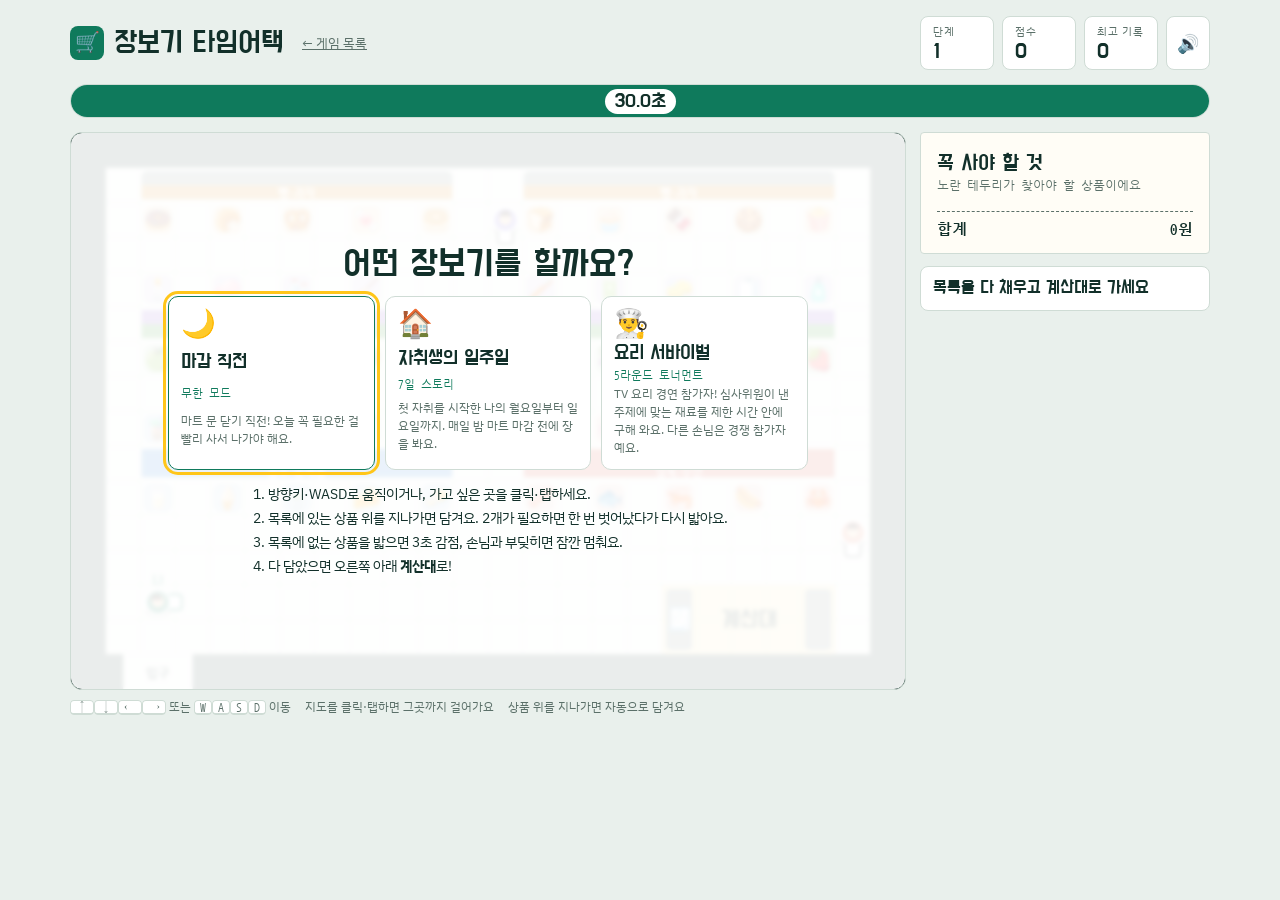
<file: shopping/index.html>
<!doctype html>
<html lang="ko">
<head>
<meta charset="utf-8">
<meta name="viewport" content="width=device-width, initial-scale=1, viewport-fit=cover">
<title>장보기 타임어택</title>
<link rel="preconnect" href="https://fonts.googleapis.com">
<link rel="preconnect" href="https://fonts.gstatic.com" crossorigin>
<link rel="stylesheet" href="https://fonts.googleapis.com/css2?family=Do+Hyeon&family=IBM+Plex+Sans+KR:wght@400;600;700&family=Nanum+Gothic+Coding:wght@400;700&display=swap">
<style>
/* Layout: 위에서 내려다본 마트 지도(왼쪽 캔버스) + 영수증 모양 장보기 목록(오른쪽), 폰에서는 목록 → 지도 순서로 쌓임 */
:root {
  --bg: #e9f0ec;
  --surface: #ffffff;
  --ink: #12302a;
  --muted: #5b7069;
  --line: #cfdcd5;
  --accent: #0f7a5c;
  --accent-ink: #ffffff;
  --tag: #ffc61a;
  --tag-ink: #2a2300;
  --danger: #d23f2a;
  --ok: #1d8f4e;
  --paper: #fffdf6;
  --floor: #f4f7f2;
  --floor-line: #e3eae3;
  --wall: #2f4a42;
  --shelf: #8a9a93;
  --shelf-ink: #ffffff;
  --c1: #3f9a3a; --c2: #2f7fd0; --c3: #d0503c; --c4: #d9902a; --c5: #8a5cc8;
  --font-display: "Do Hyeon", "IBM Plex Sans KR", system-ui, sans-serif;
  --font-body: "IBM Plex Sans KR", "Apple SD Gothic Neo", "Malgun Gothic", system-ui, sans-serif;
  --font-mono: "Nanum Gothic Coding", ui-monospace, "SFMono-Regular", Menlo, monospace;
}
@media (prefers-color-scheme: dark) {
  :root:not([data-theme="light"]) {
    --bg: #0e1915; --surface: #16251f; --ink: #e4eee8; --muted: #93a8a0; --line: #2b4038;
    --accent: #3cc39a; --accent-ink: #062218; --tag: #f2c230; --tag-ink: #2a2300; --danger: #ff6b55;
    --ok: #49cc7e; --paper: #1d2a24; --floor: #1a2b24; --floor-line: #22362e; --wall: #070d0b;
    --shelf: #3d524a; --shelf-ink: #e4eee8;
    --c1: #5cc457; --c2: #5aa5ef; --c3: #f07563; --c4: #f0b04f; --c5: #b08ae8; color-scheme: dark;
  }
}
:root[data-theme="dark"] {
  --bg: #0e1915; --surface: #16251f; --ink: #e4eee8; --muted: #93a8a0; --line: #2b4038;
  --accent: #3cc39a; --accent-ink: #062218; --tag: #f2c230; --tag-ink: #2a2300; --danger: #ff6b55;
  --ok: #49cc7e; --paper: #1d2a24; --floor: #1a2b24; --floor-line: #22362e; --wall: #070d0b;
  --shelf: #3d524a; --shelf-ink: #e4eee8;
  --c1: #5cc457; --c2: #5aa5ef; --c3: #f07563; --c4: #f0b04f; --c5: #b08ae8; color-scheme: dark;
}
* { box-sizing: border-box; }
html { color-scheme: light; }
body { margin: 0; }
[hidden] { display: none !important; }
body {
  background: var(--bg); color: var(--ink); font-family: var(--font-body); font-size: 15px;
  padding-left: max(16px, env(safe-area-inset-left, 0px));
  padding-right: max(16px, env(safe-area-inset-right, 0px));
  padding-block: 16px 24px;
}
button { font: inherit; color: inherit; cursor: pointer; }
button:focus-visible, canvas:focus-visible { outline: 3px solid var(--tag); outline-offset: 2px; }
.wrap { max-width: 1140px; margin: 0 auto; display: grid; gap: 14px; }

.top { display: flex; flex-wrap: wrap; align-items: center; gap: 10px 18px; }
.brand { font-family: var(--font-display); font-size: 30px; line-height: 1; display: flex; align-items: center; gap: 10px; }
.brand .cartmark { width: 34px; height: 34px; border-radius: 8px; background: var(--accent); color: var(--accent-ink); display: grid; place-items: center; font-size: 20px; }
.stats { display: flex; gap: 8px; margin-left: auto; flex-wrap: wrap; }
.stat { background: var(--surface); border: 1px solid var(--line); border-radius: 8px; padding: 6px 12px; display: grid; min-width: 74px; }
.stat b { font-family: var(--font-display); font-size: 22px; font-weight: 400; font-variant-numeric: tabular-nums; line-height: 1.1; }
.stat span { font-size: 11px; color: var(--muted); letter-spacing: 0.06em; }
.iconbtn { background: var(--surface); border: 1px solid var(--line); border-radius: 8px; width: 44px; font-size: 18px; }

.timer { position: relative; height: 34px; background: var(--surface); border: 1px solid var(--line); border-radius: 999px; overflow: hidden; }
.timer .fill { position: absolute; inset: 0 auto 0 0; width: 100%; background: var(--accent); transition: background .3s; }
.timer.low .fill { background: var(--danger); }
.timer .label { position: absolute; inset: 0; display: grid; place-items: center; font-family: var(--font-display); font-size: 20px; font-variant-numeric: tabular-nums; }
.timer .label em { font-style: normal; background: var(--surface); padding: 0 10px; border-radius: 999px; }
.timer.low { animation: pulse .6s ease-in-out infinite alternate; }
@keyframes pulse { to { box-shadow: 0 0 0 4px color-mix(in srgb, var(--danger) 30%, transparent); } }

.main { display: grid; grid-template-columns: minmax(0, 1fr) 290px; gap: 14px; align-items: start; }
@media (max-width: 860px) { .main { grid-template-columns: minmax(0, 1fr); } .side { order: -1; } }

.store { position: relative; border-radius: 12px; overflow: hidden; border: 1px solid var(--line); background: var(--wall); }
#map { display: block; width: 100%; height: auto; touch-action: none; cursor: pointer; }
.controls { display: flex; flex-wrap: wrap; gap: 4px 14px; font-size: 12px; color: var(--muted); }
.controls kbd { font-family: var(--font-mono); background: var(--surface); border: 1px solid var(--line); border-bottom-width: 2px; border-radius: 4px; padding: 0 5px; }

.side { display: grid; gap: 12px; }
.receipt { background: var(--paper); border: 1px solid var(--line); border-radius: 4px; padding: 16px; font-family: var(--font-mono); }
.receipt h2 { font-family: var(--font-display); font-weight: 400; font-size: 22px; margin: 0 0 2px; }
.receipt .sub { font-size: 12px; color: var(--muted); margin-bottom: 10px; }
.receipt .dash { border-top: 1px dashed var(--muted); margin: 10px 0; }
.list { list-style: none; padding: 0; margin: 0; display: grid; gap: 6px; }
.list li { display: grid; grid-template-columns: 26px 1fr auto; align-items: center; gap: 8px; font-size: 14px; }
.list .box { width: 20px; height: 20px; border: 2px solid var(--muted); border-radius: 4px; display: grid; place-items: center; font-size: 13px; color: var(--accent-ink); }
.list li.done .box { background: var(--ok); border-color: var(--ok); }
.list li.done .what { text-decoration: line-through; color: var(--muted); }
.list .qty { font-variant-numeric: tabular-nums; }
.total { display: flex; justify-content: space-between; font-weight: 700; font-variant-numeric: tabular-nums; }
.goal { font-family: var(--font-display); font-size: 18px; padding: 10px 12px; border-radius: 8px; background: var(--surface); border: 1px solid var(--line); }
.goal.ready { background: var(--tag); color: var(--tag-ink); border-color: var(--tag); }
.msg { min-height: 20px; font-size: 13px; color: var(--danger); font-weight: 600; }

.overlay { position: absolute; inset: 0; background: color-mix(in srgb, var(--surface) 90%, transparent); display: grid; place-items: center; padding: 20px; overflow: auto; z-index: 5; backdrop-filter: blur(2px); overflow: auto; }
.card { max-width: 420px; width: 100%; text-align: center; display: grid; gap: 12px; justify-items: center; }
.card h1 { font-family: var(--font-display); font-weight: 400; font-size: 36px; margin: 0; line-height: 1.1; text-wrap: balance; }
.card p { margin: 0; color: var(--muted); line-height: 1.6; }
.card .big { font-family: var(--font-display); font-size: 54px; color: var(--accent); line-height: 1; }
.card .rows { width: 100%; font-family: var(--font-mono); font-size: 14px; display: grid; gap: 4px; text-align: left; border-block: 1px dashed var(--muted); padding: 8px 0; }
.card .rows div { display: flex; justify-content: space-between; gap: 10px; font-variant-numeric: tabular-nums; }
.primary { border: 0; border-radius: 10px; background: var(--accent); color: var(--accent-ink); font-family: var(--font-display); font-size: 22px; padding: 12px 28px; }
.rules { text-align: left; font-size: 14px; line-height: 1.7; color: var(--ink); margin: 0; padding-left: 20px; }
/* 테마 고르기 · 스토리 카드 */
.themes { display: grid; grid-template-columns: repeat(3, minmax(0, 1fr)); gap: 10px; width: 100%; }
@media (max-width: 620px) {
  .themes { grid-template-columns: minmax(0, 1fr); gap: 6px; }
  .theme { grid-template-columns: auto 1fr; align-items: center; column-gap: 10px; padding: 8px 12px; }
  .theme .te { grid-row: span 2; font-size: 24px; }
  .theme span:not(.te) { display: none; }
  .card .rules.pick-rules { display: none; }
  .card h1 { font-size: 26px; }
}
.theme { display: grid; gap: 4px; justify-items: start; text-align: left; padding: 12px; border: 1px solid var(--line); border-radius: 10px; background: var(--surface); }
.theme:hover, .theme:focus-visible { border-color: var(--accent); }
.theme .te { font-size: 28px; line-height: 1; }
.theme b { font-family: var(--font-display); font-weight: 400; font-size: 20px; }
.theme span { font-size: 12px; color: var(--muted); line-height: 1.5; }
.theme small { font-family: var(--font-mono); font-size: 11px; color: var(--accent); }
.card.wide { max-width: 640px; }
.eyebrow { font-family: var(--font-mono); font-size: 12px; letter-spacing: .08em; color: var(--accent); }
.bubble { width: 100%; text-align: left; background: var(--paper); border: 1px solid var(--line); border-radius: 12px; padding: 12px 14px; display: grid; gap: 4px; }
.bubble .who { font-weight: 700; font-size: 14px; }
.bubble .line { line-height: 1.6; font-size: 15px; }
.chips { display: flex; flex-wrap: wrap; gap: 6px; justify-content: center; }
.chips span { border: 1px solid var(--line); background: var(--surface); border-radius: 999px; padding: 3px 10px; font-size: 13px; }
.btns { display: flex; flex-wrap: wrap; gap: 8px; justify-content: center; }
.ghostbtn { border: 1px solid var(--line); border-radius: 10px; background: var(--surface); padding: 12px 18px; font-size: 15px; }
.days { display: flex; gap: 4px; justify-content: center; flex-wrap: wrap; font-family: var(--font-mono); font-size: 12px; }
.days span { padding: 2px 6px; border-radius: 4px; color: var(--muted); }
.days span.on { background: var(--accent); color: var(--accent-ink); }
.days span.past { color: var(--ok); }
.flash { animation: shake .35s; }
@keyframes shake { 20%,60% { transform: translateX(-6px); } 40%,80% { transform: translateX(6px); } }
@media (prefers-reduced-motion: reduce) { *, *::before, *::after { animation: none !important; transition: none !important; } }
</style>
</head>
<body>

<div class="wrap">
  <header class="top">
    <div class="brand"><span class="cartmark" aria-hidden="true">🛒</span>장보기 타임어택</div>
    <a class="home" href="../" style="font-size:13px;color:var(--muted)">← 게임 목록</a>
    <div class="stats">
      <div class="stat"><span id="lvlLabel">단계</span><b id="lvl">1</b></div>
      <div class="stat"><span>점수</span><b id="score">0</b></div>
      <div class="stat"><span>최고 기록</span><b id="best">0</b></div>
      <button class="iconbtn" id="sound" aria-label="소리 켜기/끄기" title="소리">🔊</button>
    </div>
  </header>

  <div class="timer" id="timer"><div class="fill" id="fill"></div><div class="label"><em id="tleft">0.0초</em></div></div>

  <div class="main">
    <div style="display:grid; gap:8px; min-width:0">
      <section class="store" id="store">
        <canvas id="map" tabindex="0" aria-label="마트 지도. 방향키나 WASD로 움직이고, 가고 싶은 곳을 누르면 그곳까지 걸어가요."></canvas>
        <div class="overlay" id="overlay"></div>
      </section>
      <div class="controls">
        <span><kbd>↑</kbd><kbd>↓</kbd><kbd>←</kbd><kbd>→</kbd> 또는 <kbd>W</kbd><kbd>A</kbd><kbd>S</kbd><kbd>D</kbd> 이동</span>
        <span>지도를 클릭·탭하면 그곳까지 걸어가요</span>
        <span>상품 위를 지나가면 자동으로 담겨요</span>
      </div>
    </div>

    <aside class="side">
      <div class="receipt" id="receipt">
        <h2 id="listTitle">꼭 사야 할 것</h2>
        <div class="sub" id="listsub">목록에 있는 상품 위를 지나가세요</div>
        <ul class="list" id="list"></ul>
        <div class="dash"></div>
        <div class="total"><span>합계</span><span id="total">0원</span></div>
      </div>
      <div class="goal" id="goal">목록을 다 채우고 계산대로 가세요</div>
      <div class="msg" id="msg" role="status"></div>
    </aside>
  </div>
</div>

<script>
/* ---------- 데이터 ---------- */
const CATS = [
  { name: "과일·채소", color: "--c1", items: [["apple","🍎","사과",2500],["gapple","🍏","풋사과",2300],["banana","🍌","바나나",3900],["grape","🍇","포도",7900],["straw","🍓","딸기",8900],["carrot","🥕","당근",1500],["potato","🥔","감자",2900],["sweetp","🍠","고구마",3500],["onion","🧅","양파",2000],["garlic","🧄","마늘",4500]] },
  { name: "음료·유제품", color: "--c2", items: [["milk","🥛","우유",2800],["juice","🧃","주스",1800],["cola","🥤","콜라",1600],["bubble","🧋","버블티",3500],["coffee","☕","커피",2200],["tea","🍵","녹차",1900],["cheese","🧀","치즈",5400],["butter","🧈","버터",6200],["egg","🥚","계란",6900],["icecream","🍦","아이스크림",1500]] },
  { name: "정육·수산", color: "--c3", items: [["beef","🥩","소고기",19800],["chicken","🍗","닭다리",8900],["bacon","🥓","베이컨",6500],["sausage","🌭","소시지",4800],["fish","🐟","생선",9900],["shrimp","🦐","새우",12900],["squid","🦑","오징어",7500],["crab","🦀","꽃게",15900],["octopus","🐙","문어",17500]] },
  { name: "빵·과자", color: "--c4", items: [["bread","🍞","식빵",3200],["croissant","🥐","크루아상",2500],["bagel","🥯","베이글",2200],["cookie","🍪","쿠키",2900],["choco","🍫","초콜릿",1800],["candy","🍬","사탕",1200],["donut","🍩","도넛",1900],["cupcake","🧁","컵케이크",3300],["popcorn","🍿","팝콘",2700],["pretzel","🥨","프레첼",2400]] },
  { name: "생활용품", color: "--c5", items: [["tissue","🧻","휴지",9900],["soap","🧼","비누",2500],["sponge","🧽","수세미",1500],["brush","🪥","칫솔",3200],["shampoo","🧴","샴푸",8900],["broom","🧹","빗자루",6500],["candle","🕯️","양초",4200],["battery","🔋","건전지",5900],["socks","🧦","양말",3000]] },
];
/* ---------- 테마 · 스토리 ---------- */
// items: [상품 id, 수량]. stages가 있으면 정해진 이야기 순서대로, 없으면 끝없이 이어지는 모드
const THEMES = {
  closing: {
    emo: "🌙", name: "마감 직전", tag: "무한 모드", unit: "단계", listTitle: "꼭 사야 할 것",
    desc: "마트 문 닫기 직전! 오늘 꼭 필요한 걸 빨리 사서 나가야 해요.",
    lines: [
      ["📢 마트 방송", "고객 여러분, 영업 종료 10분 전입니다. 계산을 서둘러 주세요."],
      ["🧑‍💼 퇴근길의 나", "야근 끝나고 오니 벌써 마감이네… 내일 아침거리만 빨리 사자!"],
      ["📱 엄마의 문자", "오는 길에 마트 들러줄래? 문 닫기 전에!"],
      ["📢 마트 방송", "곧 셔터가 내려갑니다. 남은 고객님은 계산대로 와 주세요."],
      ["🧑‍💼 퇴근길의 나", "냉장고가 텅 비었어. 오늘 못 사면 내일 아침은 굶어야 해!"],
      ["📢 마트 방송", "마감 3분 전! 계산대 한 곳만 열려 있습니다."],
      ["📱 룸메이트의 문자", "미안 나 지금 집 가는 중인데… 혹시 대신 좀 사다 줄 수 있어?"],
    ],
    clear: "무사히 계산 완료! 셔터가 내려가기 직전에 빠져나왔어요.",
    fail: ["마트 문 닫았어요", "셔터가 내려갔어요… 오늘은 빈손으로 집에 가요."],
  },
  week: {
    emo: "🏠", name: "자취생의 일주일", tag: "7일 스토리", unit: "일차", listTitle: "오늘의 장보기",
    desc: "첫 자취를 시작한 나의 월요일부터 일요일까지. 매일 밤 마트 마감 전에 장을 봐요.",
    days: ["월", "화", "수", "목", "금", "토", "일"],
    stages: [
      { title: "월요일 · 이사 첫날", who: "🧑 나", line: "드디어 나만의 방! 그런데… 휴지도 칫솔도 없잖아?", items: [["tissue", 1], ["soap", 1], ["brush", 1]] },
      { title: "화요일 · 첫 집밥 도전", who: "🧑 나", line: "오늘은 직접 볶음밥을 만들어 볼 거야. 유튜브에서 본 대로만 하면 돼!", items: [["egg", 1], ["onion", 1], ["carrot", 1], ["garlic", 1]] },
      { title: "수요일 · 시험 전날 밤", who: "🧑 나", line: "내일 시험인데 밤새 공부해야 해… 커피랑 야식이 필요해!", items: [["coffee", 2], ["choco", 1], ["popcorn", 1], ["juice", 1]] },
      { title: "목요일 · 감기 기운", who: "🤧 나", line: "콜록… 몸이 으슬으슬해. 따뜻한 차랑 먹기 편한 걸 사 가자.", items: [["milk", 1], ["tea", 1], ["apple", 2], ["potato", 1], ["bread", 1]] },
      { title: "금요일 · 친구들의 집들이", who: "📱 친구 단톡방", line: "우리 내일 너네 집 간다~ 콜라랑 치킨 준비해 놔! 🎉", items: [["cola", 2], ["chicken", 2], ["cheese", 1], ["cookie", 1], ["pretzel", 1], ["tissue", 1]] },
      { title: "토요일 · 엄마가 오신대요", who: "📞 엄마", line: "반찬 해서 갈게~ 방은 깨끗하지? 과일이랑 고기도 좀 사 놔라.", items: [["broom", 1], ["sponge", 1], ["shampoo", 1], ["socks", 1], ["grape", 1], ["straw", 1], ["beef", 1]] },
      { title: "일요일 · 나에게 주는 선물", who: "🧑 나", line: "일주일 버틴 나 자신 칭찬해! 오늘은 제대로 파티다.", items: [["beef", 2], ["shrimp", 1], ["icecream", 1], ["cupcake", 1], ["bubble", 1], ["candle", 1], ["banana", 1]] },
    ],
    clear: "오늘 장보기 성공! 집에 가는 길이 가벼워요.",
    ending: ["자취 1주차 완주! 🏠", "휴지 하나 없던 방이 이제 진짜 우리 집이 됐어요. 다음 주도 잘 부탁해, 자취생!"],
    fail: ["마트 문 닫았어요", "오늘 밤은 편의점 라면으로 버텨야겠어요…"],
  },
  chef: {
    emo: "👨‍🍳", name: "요리 서바이벌", tag: "5라운드 토너먼트", unit: "라운드", listTitle: "미션 재료",
    desc: "TV 요리 경연 참가자! 심사위원이 낸 주제에 맞는 재료를 제한 시간 안에 구해 와요. 다른 손님은 경쟁 참가자예요.",
    stages: [
      { title: "예선 · 추억의 카레", who: "🎤 심사위원", line: "첫 미션입니다. 어릴 적 먹던 추억의 카레! 기본 재료부터 챙겨 오세요.", items: [["carrot", 1], ["potato", 1], ["onion", 1]] },
      { title: "본선 1라운드 · 브런치", who: "🎤 심사위원", line: "주말 아침을 행복하게 만드는 브런치 한 접시를 보여 주세요.", items: [["bread", 1], ["bacon", 1], ["egg", 2], ["coffee", 1]] },
      { title: "본선 2라운드 · 바다의 맛", who: "🎤 심사위원", line: "이번 주제는 해물 요리입니다. 바다 향이 가득해야 해요!", items: [["shrimp", 1], ["squid", 1], ["crab", 1], ["garlic", 1], ["butter", 1]] },
      { title: "준결승 · 디저트", who: "🎤 심사위원", line: "달콤함으로 심사위원을 감동시켜 주세요. 단, 재료는 정확하게!", items: [["straw", 1], ["choco", 1], ["milk", 2], ["egg", 1], ["banana", 1], ["cookie", 1]] },
      { title: "결승 · 인생 요리 풀코스", who: "🎤 심사위원", line: "마지막 미션! 당신의 인생을 담은 풀코스를 완성하세요. 우승이 눈앞입니다.", items: [["beef", 2], ["octopus", 1], ["potato", 1], ["garlic", 1], ["onion", 1], ["cheese", 1], ["grape", 1], ["icecream", 1]] },
    ],
    clear: "심사위원: \"재료 선택 완벽합니다. 다음 라운드 진출!\"",
    ending: ["🏆 요리 서바이벌 우승!", "예선의 카레부터 결승 풀코스까지, 단 한 번도 시간을 넘기지 않았어요. 오늘의 우승자는 바로 당신!"],
    fail: ["아쉽지만 탈락입니다", "심사위원: \"재료를 다 구하지 못했네요. 다음 시즌에 다시 만나요.\""],
  },
};
const PRODUCTS = {};
CATS.forEach((c, ci) => c.items.forEach(([id, emo, name, price]) => PRODUCTS[id] = { id, emo, name, price, cat: ci }));

/* ---------- 매장 지도 ---------- */
const T = 32, W = 24, H = 16;
const FLOOR = 0, WALL = 1, SHELF = 2;
const SEGS = [[2, 10], [13, 21]];
const SHELF_ROWS = [1, 5, 9];
// 상품이 놓이는 줄: row = 상품 줄, shelf = 붙어 있는 선반 줄, half = 선반의 위(0)/아래(1) 절반에 이름표
const FACE_ROWS = [{ row: 2, shelf: 1, half: 1 }, { row: 4, shelf: 5, half: 0 }, { row: 6, shelf: 5, half: 1 }, { row: 8, shelf: 9, half: 0 }, { row: 10, shelf: 9, half: 1 }];
const PRODUCT_ROWS = new Set(FACE_ROWS.map(f => f.row));
const CHECKOUT = { x0: 17, x1: 21, y0: 13, y1: 14 };
const START = { x: 2.5 * T, y: 13.5 * T };
const SPEED = 140, NPC_SPEED = 68, R = 10;

const grid = [];
for (let y = 0; y < H; y++) {
  grid.push([]);
  for (let x = 0; x < W; x++) {
    let t = FLOOR;
    if (x === 0 || y === 0 || x === W - 1 || y === H - 1) t = WALL;
    else if (SHELF_ROWS.includes(y) && SEGS.some(([a, b]) => x >= a && x <= b)) t = SHELF;
    grid[y].push(t);
  }
}
const FACES = [];
FACE_ROWS.forEach(fr => SEGS.forEach(([a, b]) => FACES.push({ ...fr, x0: a, x1: b, slots: [0, 2, 4, 6, 8].map(d => a + d), cat: 0 })));

const solid = (tx, ty) => tx < 0 || ty < 0 || tx >= W || ty >= H || grid[ty][tx] !== FLOOR;
const inCheckout = (tx, ty) => tx >= CHECKOUT.x0 && tx <= CHECKOUT.x1 && ty >= CHECKOUT.y0 && ty <= CHECKOUT.y1;
const inSeg = x => SEGS.some(([a, b]) => x >= a && x <= b);
const isLane = (tx, ty) => !solid(tx, ty) && !(PRODUCT_ROWS.has(ty) && inSeg(tx));

/* ---------- 유틸 ---------- */
const $ = id => document.getElementById(id);
const won = n => n.toLocaleString("ko-KR") + "원";
const shuffle = arr => { const a = arr.slice(); for (let i = a.length - 1; i > 0; i--) { const j = Math.floor(Math.random() * (i + 1)); [a[i], a[j]] = [a[j], a[i]]; } return a; };
const key = (x, y) => x + "," + y;

let best = 0, muted = false;
try { muted = localStorage.getItem("shop-muted") === "1"; } catch (e) {}
const bestKey = id => id === "closing" ? "shop-best" : "shop-best-" + id;
function loadBest() { try { best = Number(localStorage.getItem(bestKey(S.themeId))) || 0; } catch (e) { best = 0; } }
function saveBest() { if (S.score > best) { best = S.score; try { localStorage.setItem(bestKey(S.themeId), best); } catch (e) {} } }
const theme = () => THEMES[S.themeId];
const stage = () => theme().stages ? theme().stages[S.level - 1] : null;

let actx = null;
function beep(freq, dur = 0.08, type = "sine", vol = 0.08) {
  if (muted) return;
  try {
    actx = actx || new (window.AudioContext || window.webkitAudioContext)();
    const o = actx.createOscillator(), g = actx.createGain();
    o.type = type; o.frequency.value = freq; g.gain.value = vol;
    g.gain.exponentialRampToValueAtTime(0.0001, actx.currentTime + dur);
    o.connect(g).connect(actx.destination); o.start(); o.stop(actx.currentTime + dur);
  } catch (e) {}
}

/* ---------- 게임 상태 ---------- */
const S = {
  themeId: "closing", level: 1, score: 0, list: [], cart: new Map(), itemAt: new Map(),
  timeLeft: 0, timeTotal: 1, running: false, wrong: 0, last: 0,
  p: { x: START.x, y: START.y, dir: { x: 1, y: 0 }, stun: 0, inv: 0, path: [], tile: "" },
  npcs: [], flashes: new Map(), target: null, t: 0,
};
const keys = new Set();

function layoutStore() {
  S.itemAt = new Map();
  const order = shuffle(FACES.map((_, i) => i));
  CATS.forEach((c, ci) => {
    const faces = [FACES[order[ci * 2]], FACES[order[ci * 2 + 1]]];
    faces.forEach(f => f.cat = ci);
    const slots = faces.flatMap(f => f.slots.map(x => ({ x, y: f.row })));
    shuffle(c.items).forEach((it, i) => { if (slots[i]) S.itemAt.set(key(slots[i].x, slots[i].y), it[0]); });
  });
}

function makeList(level) {
  const st = THEMES[S.themeId].stages;
  if (st) return st[level - 1].items.map(([id, qty]) => ({ id, qty }));
  const kinds = Math.min(2 + level, 9);
  const ids = shuffle([...S.itemAt.values()]).slice(0, kinds);
  return ids.map(id => {
    let qty = 1;
    if (level >= 2 && Math.random() < 0.12 + level * 0.05) qty = 2 + (level >= 4 && Math.random() < 0.35 ? 1 : 0);
    return { id, qty };
  });
}

function spawnNpcs(n) {
  const lanes = [];
  for (let y = 0; y < H; y++) for (let x = 0; x < W; x++) if (isLane(x, y) && Math.hypot(x + .5 - START.x / T, y + .5 - START.y / T) > 7) lanes.push({ x, y });
  const colors = ["#e07a5f", "#7b6cd9", "#3d8bd9", "#d9a23d", "#c2569b", "#4aa37a"];
  S.npcs = shuffle(lanes).slice(0, n).map((t, i) => ({ x: (t.x + .5) * T, y: (t.y + .5) * T, tx: t.x, ty: t.y, dir: { x: 0, y: 0 }, color: colors[i % colors.length] }));
}

function startLevel() {
  S.cart = new Map(); S.wrong = 0; S.flashes = new Map(); S.target = null;
  const units = S.list.reduce((s, x) => s + x.qty, 0);
  const time = Math.round(Math.max(10 + units * 3.5, 14 + units * 5 - S.level * 1.2));
  S.timeLeft = time; S.timeTotal = time;
  Object.assign(S.p, { x: START.x, y: START.y, dir: { x: 1, y: 0 }, stun: 0, inv: 0, path: [], tile: key(2, 13) });
  spawnNpcs(Math.min(S.level, 6));
  $("msg").textContent = "";
  $("overlay").hidden = true;
  keys.clear();
  S.running = true; S.last = performance.now();
  renderHud();
  $("map").focus({ preventScroll: true });
}

/* ---------- 이동 · 충돌 ---------- */
function hitsWall(x, y) {
  const x0 = Math.floor((x - R) / T), x1 = Math.floor((x + R - 0.01) / T);
  const y0 = Math.floor((y - R) / T), y1 = Math.floor((y + R - 0.01) / T);
  for (let ty = y0; ty <= y1; ty++) for (let tx = x0; tx <= x1; tx++) if (solid(tx, ty)) return true;
  return false;
}
function moveBy(e, mx, my) {
  if (!hitsWall(e.x + mx, e.y)) e.x += mx;
  else if (my === 0) { // 모서리에 걸리면 살짝 미끄러지게
    const cy = (Math.floor(e.y / T) + .5) * T, d = cy - e.y;
    if (Math.abs(d) > 0.5 && !hitsWall(e.x, e.y + Math.sign(d) * Math.min(Math.abs(d), Math.abs(mx)))) e.y += Math.sign(d) * Math.min(Math.abs(d), Math.abs(mx));
  }
  if (!hitsWall(e.x, e.y + my)) e.y += my;
  else if (mx === 0) {
    const cx = (Math.floor(e.x / T) + .5) * T, d = cx - e.x;
    if (Math.abs(d) > 0.5 && !hitsWall(e.x + Math.sign(d) * Math.min(Math.abs(d), Math.abs(my)), e.y)) e.x += Math.sign(d) * Math.min(Math.abs(d), Math.abs(my));
  }
}

function findPath(sx, sy, gx, gy) {
  const N = W * H, dist = new Array(N).fill(Infinity), prev = new Array(N).fill(-1), done = new Array(N).fill(false);
  const idx = (x, y) => y * W + x;
  dist[idx(sx, sy)] = 0;
  for (;;) {
    let u = -1, ud = Infinity;
    for (let i = 0; i < N; i++) if (!done[i] && dist[i] < ud) { ud = dist[i]; u = i; }
    if (u < 0) return [];
    if (u === idx(gx, gy)) break;
    done[u] = true;
    const ux = u % W, uy = (u / W) | 0;
    for (const [dx, dy] of [[1, 0], [-1, 0], [0, 1], [0, -1]]) {
      const nx = ux + dx, ny = uy + dy;
      if (solid(nx, ny)) continue;
      const isGoal = nx === gx && ny === gy;
      const cost = S.itemAt.has(key(nx, ny)) && !isGoal ? 30 : 1; // 지나가다 엉뚱한 상품을 담지 않도록 피해서 걷기
      const v = idx(nx, ny);
      if (ud + cost < dist[v]) { dist[v] = ud + cost; prev[v] = u; }
    }
  }
  const path = [];
  for (let v = idx(gx, gy); v !== idx(sx, sy); v = prev[v]) { if (v < 0) return []; path.push({ x: v % W, y: (v / W) | 0 }); }
  return path.reverse();
}

function updatePlayer(dt) {
  const p = S.p;
  p.inv = Math.max(0, p.inv - dt);
  if (p.stun > 0) { p.stun -= dt; return; }
  let dx = 0, dy = 0;
  if (keys.has("left")) dx -= 1; if (keys.has("right")) dx += 1;
  if (keys.has("up")) dy -= 1; if (keys.has("down")) dy += 1;
  if (dx || dy) {
    p.path = []; S.target = null;
    const len = Math.hypot(dx, dy);
    p.dir = { x: dx / len, y: dy / len };
    moveBy(p, dx / len * SPEED * dt, 0); moveBy(p, 0, dy / len * SPEED * dt);
  } else if (S.target && !p.path.length) {
    // 손님과 부딪혀 멈췄다면 원래 가던 곳으로 다시 길 찾기
    p.path = findPath(Math.floor(p.x / T), Math.floor(p.y / T), S.target.x, S.target.y);
    if (!p.path.length) S.target = null;
  } else if (p.path.length) {
    const n = p.path[0], cx = (n.x + .5) * T, cy = (n.y + .5) * T;
    const vx = cx - p.x, vy = cy - p.y, d = Math.hypot(vx, vy);
    if (d < 1.5) { p.path.shift(); if (!p.path.length) S.target = null; }
    else {
      const step = Math.min(d, SPEED * dt);
      p.dir = { x: vx / d, y: vy / d };
      p.x += vx / d * step; p.y += vy / d * step;
    }
  }
  const tx = Math.floor(p.x / T), ty = Math.floor(p.y / T), k = key(tx, ty);
  if (k !== p.tile) { p.tile = k; onEnter(tx, ty); }
}

function updateNpcs(dt) {
  for (const n of S.npcs) {
    const cx = (n.tx + .5) * T, cy = (n.ty + .5) * T, vx = cx - n.x, vy = cy - n.y, d = Math.hypot(vx, vy);
    if (d < 1) {
      n.x = cx; n.y = cy;
      const opts = [[1, 0], [-1, 0], [0, 1], [0, -1]].filter(([dx, dy]) => isLane(n.tx + dx, n.ty + dy));
      let choices = opts.filter(([dx, dy]) => !(dx === -n.dir.x && dy === -n.dir.y));
      if (!choices.length) choices = opts;
      const straight = choices.find(([dx, dy]) => dx === n.dir.x && dy === n.dir.y);
      const [dx, dy] = straight && Math.random() < 0.7 ? straight : choices[Math.floor(Math.random() * choices.length)];
      n.dir = { x: dx, y: dy }; n.tx += dx; n.ty += dy;
    } else {
      const step = Math.min(d, NPC_SPEED * dt);
      n.x += vx / d * step; n.y += vy / d * step;
    }
    const p = S.p, gap = Math.hypot(p.x - n.x, p.y - n.y);
    if (gap < R * 2 + 2 && p.inv <= 0 && S.running) {
      p.stun = 0.7; p.inv = 1.6; p.path = [];
      const ux = (p.x - n.x) / (gap || 1), uy = (p.y - n.y) / (gap || 1);
      for (let i = 0; i < 6; i++) { moveBy(p, ux * 3, 0); moveBy(p, 0, uy * 3); }
      say("다른 손님과 부딪혔어요! 잠깐 멈춰요");
      beep(180, 0.15, "square", 0.05);
    }
  }
}

/* ---------- 담기 · 계산 ---------- */
function onEnter(tx, ty) {
  const id = S.itemAt.get(key(tx, ty));
  if (id) {
    const p = PRODUCTS[id], need = S.list.find(x => x.id === id), have = S.cart.get(id) || 0;
    if (!need) {
      S.wrong++; S.timeLeft = Math.max(0, S.timeLeft - 3);
      S.flashes.set(key(tx, ty), 0.6);
      say(`${p.name}은(는) 목록에 없어요. 3초 감점`);
      beep(200, 0.15, "square", 0.05);
      const r = $("receipt"); r.classList.remove("flash"); void r.offsetWidth; r.classList.add("flash");
    } else if (have < need.qty) {
      S.cart.set(id, have + 1);
      beep(have + 1 === need.qty ? 880 : 660, 0.08);
      say("");
      renderHud();
    }
  }
  if (inCheckout(tx, ty)) {
    if (allDone()) clearLevel();
    else say("아직 덜 담았어요. 목록을 확인하세요");
  }
}
const allDone = () => S.list.every(({ id, qty }) => (S.cart.get(id) || 0) >= qty);
function say(t) { $("msg").textContent = t; }

function clearLevel() {
  S.running = false;
  const base = 100 * S.level, timeBonus = Math.round(S.timeLeft * 10), perfect = S.wrong === 0 ? 50 : 0;
  const gained = base + timeBonus + perfect;
  S.score += gained;
  saveBest();
  renderHud();
  [660, 880, 1100].forEach((f, i) => setTimeout(() => beep(f, 0.1), i * 90));
  const th = theme(), st = stage(), last = th.stages && S.level >= th.stages.length;
  const rows = `
    <div class="rows">
      <div><span>${th.unit} 보너스</span><span>${base}</span></div>
      <div><span>남은 시간 ${S.timeLeft.toFixed(1)}초 × 10</span><span>${timeBonus}</span></div>
      <div><span>엉뚱한 상품 안 밟기</span><span>${perfect ? 50 : "0 (" + S.wrong + "번)"}</span></div>
    </div>`;
  if (last) {
    setTimeout(() => [523, 659, 784, 1046].forEach((f, i) => setTimeout(() => beep(f, 0.12), i * 110)), 400);
    return showOverlay(`
      <div class="eyebrow">THE END</div>
      <h1>${th.ending[0]}</h1>
      <p>${th.ending[1]}</p>
      <div class="big">${S.score}점</div>
      ${rows}
      <p>${S.score >= best ? "이 테마 최고 기록이에요!" : "이 테마 최고 기록 " + best + "점"}</p>
      <div class="btns"><button class="primary" id="again">처음부터 다시</button><button class="ghostbtn" id="pick">다른 테마 고르기</button></div>`,
      { again: restartTheme, pick: chooseTheme });
  }
  showOverlay(`
    <div class="eyebrow">${st ? st.title : S.level + th.unit} 클리어</div>
    <h1>${th.clear}</h1>
    <div class="big">+${gained}</div>
    ${rows}
    <button class="primary" id="go">다음 ${th.unit}로</button>`, { go: () => { S.level++; showStory(); } });
}

function gameOver() {
  S.running = false; renderHud();
  const got = S.list.filter(({ id, qty }) => (S.cart.get(id) || 0) >= qty).length;
  beep(300, 0.15, "square", 0.05); setTimeout(() => beep(200, 0.3, "square", 0.05), 150);
  saveBest();
  const th = theme(), st = stage(), isBest = S.score > 0 && S.score >= best;
  showOverlay(`
    <div class="eyebrow">${st ? st.title : S.level + th.unit}</div>
    <h1>${th.fail[0]}</h1>
    <p>${th.fail[1]}</p>
    <p>목록 ${S.list.length}개 중 ${got}개를 챙겼어요.</p>
    <div class="big">${S.score}점</div>
    <p>${isBest ? "이 테마 새 최고 기록이에요!" : "이 테마 최고 기록 " + best + "점"}</p>
    <div class="btns"><button class="primary" id="again">처음부터 다시</button><button class="ghostbtn" id="pick">다른 테마 고르기</button></div>`,
    { again: restartTheme, pick: chooseTheme });
}

// 버튼 id → 누르면 할 일
function showOverlay(html, actions, wide) {
  const o = $("overlay"); o.innerHTML = `<div class="card${wide ? " wide" : ""}">${html}</div>`; o.hidden = false; o.scrollTop = 0;
  let first = null;
  for (const [id, fn] of Object.entries(actions)) { const b = $(id); if (b) { b.onclick = fn; first = first || b; } }
  const focusEl = $("go") || first; if (focusEl) focusEl.focus({ preventScroll: true });
}

function restartTheme() { S.level = 1; S.score = 0; showStory(); }

/* ---------- 스토리 카드 ---------- */
function showStory() {
  const th = theme(), st = stage();
  S.running = false;
  layoutStore();
  S.list = makeList(S.level);
  S.cart = new Map();
  renderHud();
  const [who, line] = st ? [st.who, st.line] : th.lines[(S.level - 1) % th.lines.length];
  const title = st ? st.title : `${S.level}${th.unit}`;
  const days = th.days ? `<div class="days">${th.days.map((d, i) => `<span class="${i + 1 === S.level ? "on" : i + 1 < S.level ? "past" : ""}">${i + 1 < S.level ? "✓" : ""}${d}</span>`).join("")}</div>` : "";
  const progress = th.stages ? ` · ${S.level}/${th.stages.length}` : "";
  showOverlay(`
    <div class="eyebrow">${th.emo} ${th.name}${progress}</div>
    ${days}
    <h1>${title}</h1>
    <div class="bubble"><span class="who">${who}</span><span class="line">${line}</span></div>
    <div class="chips">${S.list.map(({ id, qty }) => `<span>${PRODUCTS[id].emo} ${PRODUCTS[id].name}${qty > 1 ? " ×" + qty : ""}</span>`).join("")}</div>
    <button class="primary" id="go">장보기 시작</button>`, { go: startLevel });
}

/* ---------- HUD ---------- */
function renderHud() {
  $("lvl").textContent = S.level; $("score").textContent = S.score; $("best").textContent = best;
  $("lvlLabel").textContent = theme().unit; $("listTitle").textContent = theme().listTitle;
  $("sound").textContent = muted ? "🔇" : "🔊";
  const el = $("list"); el.innerHTML = "";
  let total = 0;
  S.list.forEach(({ id, qty }) => {
    const p = PRODUCTS[id], have = S.cart.get(id) || 0;
    total += p.price * have;
    const li = document.createElement("li");
    if (have >= qty) li.classList.add("done");
    li.innerHTML = `<span class="box">${have >= qty ? "✓" : ""}</span><span class="what">${p.emo} ${p.name}</span><span class="qty">${have}/${qty}</span>`;
    el.appendChild(li);
  });
  $("total").textContent = won(total);
  $("listsub").textContent = S.level <= 2 ? "노란 테두리가 찾아야 할 상품이에요" : "이제 힌트 테두리는 없어요";
  const ready = S.running && allDone();
  $("goal").textContent = ready ? "다 담았어요! 오른쪽 아래 계산대로 가세요" : "목록을 다 채우고 계산대로 가세요";
  $("goal").classList.toggle("ready", ready);
}
function renderTimer() {
  $("fill").style.width = Math.max(0, S.timeLeft / S.timeTotal * 100) + "%";
  $("tleft").textContent = S.timeLeft.toFixed(1) + "초";
  $("timer").classList.toggle("low", S.running && S.timeLeft <= 5);
}

/* ---------- 그리기 ---------- */
const canvas = $("map"), ctx = canvas.getContext("2d");
let C = {}, view = { w: W, h: H }, cam = { x: 0, y: 0 };
function readTheme() {
  const cs = getComputedStyle(document.documentElement);
  ["--floor", "--floor-line", "--wall", "--shelf", "--shelf-ink", "--accent", "--tag", "--danger", "--surface", "--ink", "--c1", "--c2", "--c3", "--c4", "--c5"]
    .forEach(n => C[n] = cs.getPropertyValue(n).trim());
}
function resize() {
  const w = canvas.parentElement.clientWidth || 760;
  view = w >= 620 ? { w: W, h: H } : { w: 13, h: 12 };
  const dpr = Math.min(window.devicePixelRatio || 1, 2);
  canvas.width = view.w * T * dpr; canvas.height = view.h * T * dpr;
  ctx.setTransform(dpr, 0, 0, dpr, 0, 0);
}
const EMOJI = '"Apple Color Emoji","Segoe UI Emoji","Noto Color Emoji",sans-serif';

function rr(x, y, w, h, r) { ctx.beginPath(); ctx.roundRect ? ctx.roundRect(x, y, w, h, r) : ctx.rect(x, y, w, h); }

function drawPerson(x, y, color, dir, isPlayer) {
  ctx.fillStyle = "rgba(0,0,0,.18)"; ctx.beginPath(); ctx.ellipse(x, y + 9, 12, 5, 0, 0, Math.PI * 2); ctx.fill();
  // 카트
  const cx = x + dir.x * 14, cy = y + dir.y * 14;
  ctx.save(); ctx.translate(cx, cy); ctx.rotate(Math.atan2(dir.y, dir.x));
  ctx.fillStyle = C["--surface"]; ctx.strokeStyle = isPlayer ? C["--accent"] : "rgba(80,90,90,.9)"; ctx.lineWidth = 2;
  rr(-5, -7, 13, 14, 3); ctx.fill(); ctx.stroke();
  ctx.restore();
  // 몸
  ctx.fillStyle = color; ctx.beginPath(); ctx.arc(x, y, R + 1, 0, Math.PI * 2); ctx.fill();
  ctx.lineWidth = 2; ctx.strokeStyle = C["--surface"]; ctx.stroke();
  ctx.fillStyle = "#f3cfa8"; ctx.beginPath(); ctx.arc(x, y - 1, 6, 0, Math.PI * 2); ctx.fill();
  ctx.fillStyle = "#3a2a20"; ctx.beginPath(); ctx.arc(x - dir.x * 1.5, y - 1 - dir.y * 1.5 - 1, 5.5, Math.PI, 0); ctx.fill();
}

function draw() {
  const vw = view.w * T, vh = view.h * T;
  cam.x = Math.max(0, Math.min(W * T - vw, S.p.x - vw / 2));
  cam.y = Math.max(0, Math.min(H * T - vh, S.p.y - vh / 2));
  ctx.save(); ctx.translate(-cam.x, -cam.y);

  // 바닥 · 벽
  for (let y = 0; y < H; y++) for (let x = 0; x < W; x++) {
    const t = grid[y][x];
    ctx.fillStyle = t === WALL ? C["--wall"] : C["--floor"];
    ctx.fillRect(x * T, y * T, T, T);
    if (t === FLOOR) { ctx.strokeStyle = C["--floor-line"]; ctx.lineWidth = 1; ctx.strokeRect(x * T + .5, y * T + .5, T - 1, T - 1); }
  }
  // 입구
  ctx.fillStyle = C["--floor"]; ctx.fillRect(1.5 * T, 15 * T, 2 * T, T);
  ctx.fillStyle = C["--ink"]; ctx.font = `600 12px ${getComputedStyle(document.body).fontFamily}`; ctx.textAlign = "center"; ctx.textBaseline = "middle";
  ctx.fillText("입구", 2.5 * T, 15.5 * T);

  // 계산대
  const ready = S.running && allDone();
  const pulse = ready ? 0.45 + 0.25 * Math.sin(S.t * 6) : 0.28;
  ctx.globalAlpha = pulse; ctx.fillStyle = C["--tag"];
  ctx.fillRect(CHECKOUT.x0 * T, CHECKOUT.y0 * T, (CHECKOUT.x1 - CHECKOUT.x0 + 1) * T, (CHECKOUT.y1 - CHECKOUT.y0 + 1) * T);
  ctx.globalAlpha = 1;
  for (const cx of [CHECKOUT.x0, CHECKOUT.x1]) { ctx.fillStyle = C["--shelf"]; rr(cx * T + 4, CHECKOUT.y0 * T + 4, T - 8, T * 2 - 8, 4); ctx.fill(); }
  ctx.fillStyle = C["--ink"]; ctx.font = `20px ${EMOJI}`; ctx.fillText("🧾", (CHECKOUT.x0 + .5) * T, (CHECKOUT.y0 + 1) * T);
  ctx.font = `400 22px "Do Hyeon", sans-serif`;
  ctx.fillText("계산대", (CHECKOUT.x0 + CHECKOUT.x1 + 1) / 2 * T, (CHECKOUT.y0 + 1) * T);

  // 선반 + 이름표
  for (const y of SHELF_ROWS) for (const [a, b] of SEGS) {
    ctx.fillStyle = C["--shelf"]; rr(a * T + 1, y * T + 3, (b - a + 1) * T - 2, T - 6, 5); ctx.fill();
  }
  ctx.font = `700 11px ${getComputedStyle(document.body).fontFamily}`;
  for (const f of FACES) {
    const col = C[CATS[f.cat].color];
    const yTop = f.shelf * T + 3 + (f.half ? (T - 6) / 2 : 0);
    ctx.fillStyle = col; ctx.fillRect(f.x0 * T + 1, yTop, (f.x1 - f.x0 + 1) * T - 2, (T - 6) / 2);
    ctx.fillStyle = "#ffffff"; ctx.fillText(CATS[f.cat].name, (f.x0 + f.x1 + 1) / 2 * T, yTop + (T - 6) / 4 + 0.5);
  }

  // 상품
  ctx.font = `21px ${EMOJI}`;
  for (const [k, id] of S.itemAt) {
    const [x, y] = k.split(",").map(Number), p = PRODUCTS[id];
    const need = S.list.find(n => n.id === id), have = S.cart.get(id) || 0, full = need && have >= need.qty;
    ctx.globalAlpha = 0.25; ctx.fillStyle = C[CATS[p.cat].color]; rr(x * T + 3, y * T + 3, T - 6, T - 6, 6); ctx.fill(); ctx.globalAlpha = 1;
    if (S.level <= 2 && need && !full) { ctx.strokeStyle = C["--tag"]; ctx.lineWidth = 3; rr(x * T + 2, y * T + 2, T - 4, T - 4, 7); ctx.stroke(); }
    const fl = S.flashes.get(k);
    if (fl) { ctx.strokeStyle = C["--danger"]; ctx.lineWidth = 3; rr(x * T + 2, y * T + 2, T - 4, T - 4, 7); ctx.stroke(); }
    ctx.globalAlpha = full ? 0.35 : 1;
    ctx.fillText(p.emo, (x + .5) * T, (y + .5) * T + 1);
    ctx.globalAlpha = 1;
  }

  // 목적지 표시
  if (S.target) {
    ctx.strokeStyle = C["--accent"]; ctx.lineWidth = 2; ctx.setLineDash([4, 3]);
    ctx.beginPath(); ctx.arc((S.target.x + .5) * T, (S.target.y + .5) * T, 9 + Math.sin(S.t * 8) * 2, 0, Math.PI * 2); ctx.stroke(); ctx.setLineDash([]);
  }

  // 사람들 (아래쪽에 있는 사람이 위에 보이게)
  const people = [...S.npcs.map(n => ({ ...n, isPlayer: false })), { ...S.p, color: C["--accent"], isPlayer: true }].sort((a, b) => a.y - b.y);
  for (const e of people) {
    const dir = e.dir.x || e.dir.y ? e.dir : { x: 0, y: 1 };
    if (e.isPlayer && e.inv > 0 && Math.floor(S.t * 12) % 2) ctx.globalAlpha = 0.5;
    drawPerson(e.x, e.y, e.color, dir, e.isPlayer);
    ctx.globalAlpha = 1;
    if (e.isPlayer) {
      ctx.fillStyle = C["--accent"]; ctx.font = `400 13px "Do Hyeon", sans-serif`; ctx.fillText("나", e.x, e.y - 20);
      if (e.stun > 0) { ctx.font = `14px ${EMOJI}`; ctx.fillText("💫", e.x + 10, e.y - 18); }
    }
  }
  ctx.restore();
}

/* ---------- 루프 ---------- */
function frame(now) {
  const dt = Math.min(0.05, (now - S.last) / 1000 || 0); S.last = now; S.t += dt;
  if (S.running) {
    S.timeLeft = Math.max(0, S.timeLeft - dt);
    updatePlayer(dt);
    if (S.running) updateNpcs(dt);
    for (const [k, v] of S.flashes) { if (v - dt <= 0) S.flashes.delete(k); else S.flashes.set(k, v - dt); }
    if (S.running && S.timeLeft <= 0) gameOver();
    renderHud();
  }
  renderTimer();
  draw();
  requestAnimationFrame(frame);
}

/* ---------- 입력 ---------- */
const KEYMAP = { ArrowUp: "up", KeyW: "up", ArrowDown: "down", KeyS: "down", ArrowLeft: "left", KeyA: "left", ArrowRight: "right", KeyD: "right" };
window.addEventListener("keydown", e => {
  const k = KEYMAP[e.code]; if (!k || !S.running) return;
  e.preventDefault(); keys.add(k);
});
window.addEventListener("keyup", e => { const k = KEYMAP[e.code]; if (k) keys.delete(k); });
window.addEventListener("blur", () => keys.clear());
canvas.addEventListener("pointerdown", e => {
  if (!S.running) return;
  const r = canvas.getBoundingClientRect();
  const lx = (e.clientX - r.left) / r.width * view.w * T + cam.x, ly = (e.clientY - r.top) / r.height * view.h * T + cam.y;
  let gx = Math.floor(lx / T), gy = Math.floor(ly / T);
  if (solid(gx, gy)) {
    const near = [[0, 1], [0, -1], [1, 0], [-1, 0]].map(([dx, dy]) => [gx + dx, gy + dy]).filter(([x, y]) => !solid(x, y))
      .sort((a, b) => Math.hypot((a[0] + .5) * T - lx, (a[1] + .5) * T - ly) - Math.hypot((b[0] + .5) * T - lx, (b[1] + .5) * T - ly))[0];
    if (!near) return; [gx, gy] = near;
  }
  const sx = Math.floor(S.p.x / T), sy = Math.floor(S.p.y / T);
  S.p.path = findPath(sx, sy, gx, gy);
  S.target = S.p.path.length ? { x: gx, y: gy } : null;
});

$("sound").onclick = () => { muted = !muted; try { localStorage.setItem("shop-muted", muted ? "1" : "0"); } catch (e) {} renderHud(); };
window.addEventListener("resize", resize);
window.matchMedia("(prefers-color-scheme: dark)").addEventListener("change", readTheme);
new MutationObserver(readTheme).observe(document.documentElement, { attributes: true, attributeFilter: ["data-theme"] });

/* ---------- 시작 화면 ---------- */
function chooseTheme() {
  S.running = false;
  showOverlay(`
    <h1>어떤 장보기를 할까요?</h1>
    <div class="themes">
      ${Object.entries(THEMES).map(([id, t]) => `<button class="theme" id="th-${id}"><span class="te" aria-hidden="true">${t.emo}</span><b>${t.name}</b><small>${t.tag}</small><span>${t.desc}</span></button>`).join("")}
    </div>
    <ol class="rules pick-rules">
      <li>방향키·WASD로 움직이거나, 가고 싶은 곳을 클릭·탭하세요.</li>
      <li>목록에 있는 상품 위를 지나가면 담겨요. 2개가 필요하면 한 번 벗어났다가 다시 밟아요.</li>
      <li>목록에 없는 상품을 밟으면 3초 감점, 손님과 부딪히면 잠깐 멈춰요.</li>
      <li>다 담았으면 오른쪽 아래 <b>계산대</b>로!</li>
    </ol>`,
    Object.fromEntries(Object.keys(THEMES).map(id => ["th-" + id, () => { S.themeId = id; loadBest(); restartTheme(); }])), true);
}
function boot() {
  readTheme(); resize();
  loadBest();
  layoutStore();
  S.list = [];
  S.timeLeft = S.timeTotal = 30;
  spawnNpcs(2);
  renderHud();
  chooseTheme();
  S.last = performance.now();
  requestAnimationFrame(frame);
}
document.fonts && document.fonts.ready.then(() => readTheme());
boot();
</script>
</body>
</html>
</file>
